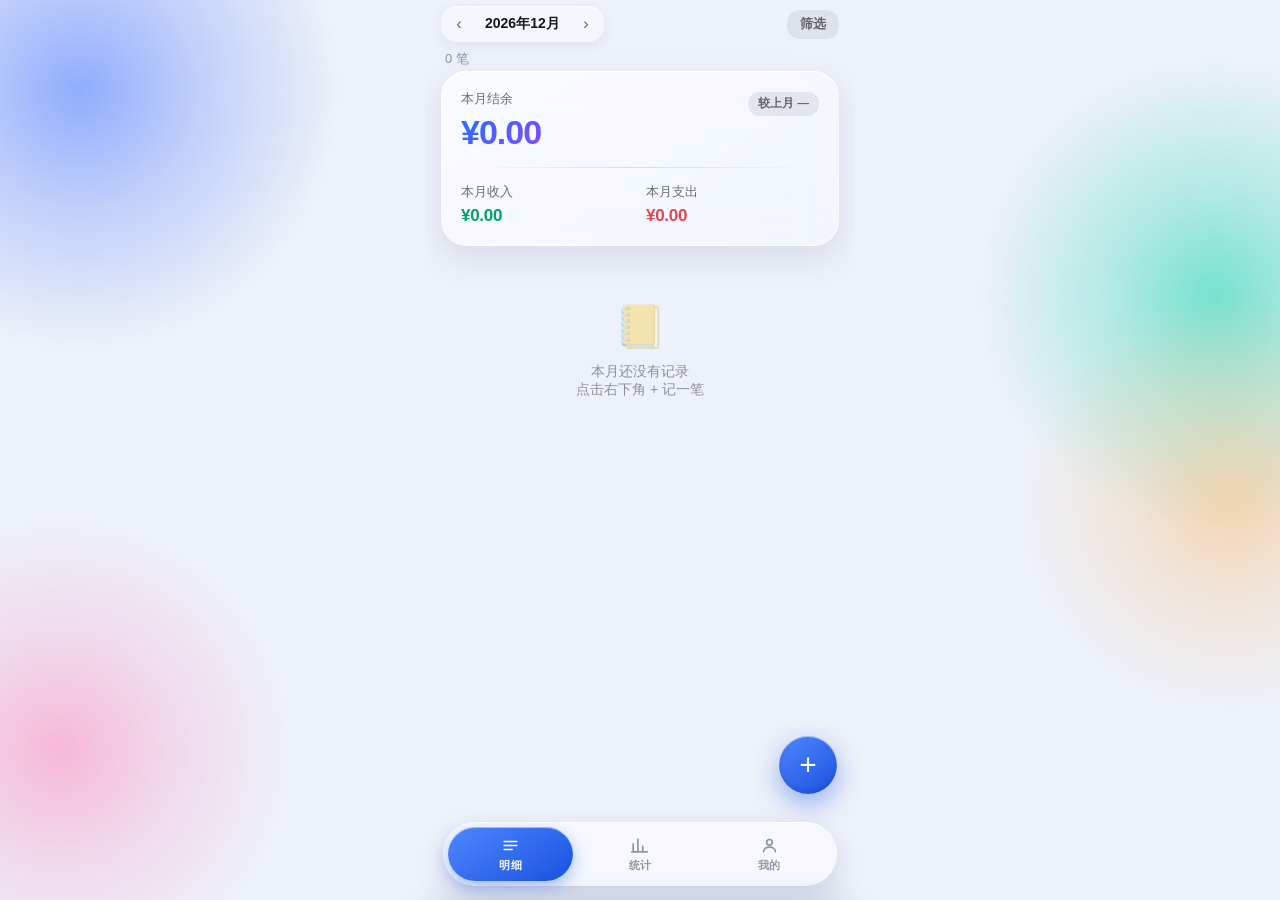
<file: index.html>
<!DOCTYPE html>
<html lang="zh-CN">
<head>
<meta charset="utf-8">
<!-- interactive-widget=resizes-visual：安卓 Chrome 默认是 resizes-content，软键盘一弹出就会把
     布局视口整体压缩 → 整页重排 + 所有 fixed 元素跳位，这正是安卓闪屏的根源。
     改成只缩可视视口、布局视口不动：页面零重排，键盘高度再由 JS 主动补偿。 -->
<meta name="viewport" content="width=device-width,initial-scale=1,maximum-scale=1,user-scalable=no,viewport-fit=cover,interactive-widget=resizes-visual">
<meta name="apple-mobile-web-app-capable" content="yes">
<meta name="apple-mobile-web-app-status-bar-style" content="default">
<meta name="apple-mobile-web-app-title" content="记账本">
<meta name="theme-color" content="#EDF1F9">
<link rel="manifest" href="manifest.json">
<title>本地记账本</title>
<script>
/* 首屏前同步应用已保存的主题，避免深色用户看到一帧白底 */
(function(){
  try{
    var t=localStorage.getItem('local_ledger_theme');
    if(t==='light'||t==='dark'||t==='glass') document.documentElement.setAttribute('data-theme',t);
  }catch(e){}
})();
</script>
<link rel="stylesheet" href="app.css">
</head>
<body>
<div class="bgfx"><i class="b b1"></i><i class="b b2"></i><i class="b b3"></i><i class="b b4"></i></div>

<div class="app">
  <div class="safe-top"></div>

  <!-- ============ 明细 ============ -->
  <section class="page active" id="page-detail">
    <div class="hdr">
      <div class="nav">
        <button id="prevMonth">‹</button>
        <div class="chip"><span id="curMonth"></span></div>
        <button id="nextMonth">›</button>
      </div>
      <button class="fbtn" id="btnFilter">筛选</button>
    </div>
    <div class="subline">
      <span class="sub" id="recCount"></span>
      <button class="ftag" id="fbar" style="display:none"><span id="fbarTxt"></span><i>✕</i></button>
    </div>

    <div class="glass hero">
      <div class="row1">
        <div>
          <div class="lab">本月结余</div>
          <div class="bignum" id="mBalance">¥0.00</div>
        </div>
        <div class="tag flat" id="mTrend">较上月 —</div>
      </div>
      <div class="gap"></div>
      <div class="io">
        <div><div class="lab">本月收入</div><div class="v v-income" id="mIncome">¥0.00</div></div>
        <div><div class="lab">本月支出</div><div class="v v-expense" id="mExpense">¥0.00</div></div>
      </div>
    </div>

    <div id="list"></div>
  </section>

  <!-- ============ 统计 ============ -->
  <section class="page" id="page-stat">
    <div class="hdr"><h1>收支统计</h1><div class="sub" id="statHint"></div></div>

    <div class="gseg" id="statSeg">
      <span class="thumb" id="segThumb"></span>
      <button class="on" data-m="day">日</button>
      <button data-m="month">月</button>
      <button data-m="year">年</button>
    </div>

    <!-- 日 -->
    <div id="sv-day">
      <div style="display:flex;justify-content:center;margin-top:14px;">
        <div class="nav">
          <button id="prevDay">‹</button>
          <div class="chip" style="min-width:112px"><span id="dayLabel"></span></div>
          <button id="nextDay">›</button>
        </div>
      </div>
      <div class="glass card tri" style="margin-top:12px;">
        <div><div class="l">当日收入</div><div class="v v-income" id="dIncome">¥0</div></div>
        <div><div class="l">当日支出</div><div class="v v-expense" id="dExpense">¥0</div></div>
        <div><div class="l">当日结余</div><div class="v neu" id="dBalance">¥0</div></div>
      </div>
      <div class="glass card">
        <div class="ct">与日均对比</div>
        <div class="cmp">
          <div class="t"><span>当日支出</span><span class="r" id="dCmpTxt">—</span></div>
          <div class="cmpbar"><span class="fill" id="dCmpFill" style="width:0%;background:linear-gradient(90deg,#FF9AA0,#E8434F)"></span><span class="avg"></span></div>
          <div class="d" id="dCmpDesc">近 30 天日均 —</div>
        </div>
      </div>
      <div class="glass card">
        <div class="ct">当日支出分类</div>
        <div id="dRank"></div>
      </div>
    </div>

    <!-- 月 -->
    <div id="sv-month" style="display:none">
      <div style="display:flex;justify-content:center;margin-top:14px;">
        <div class="nav">
          <button id="prevStatMonth">‹</button>
          <div class="chip" style="min-width:96px"><span id="statMonth"></span></div>
          <button id="nextStatMonth">›</button>
        </div>
      </div>
      <div class="glass card tri" style="margin-top:12px;">
        <div><div class="l">本月收入</div><div class="v v-income" id="sIncome">¥0</div></div>
        <div><div class="l">本月支出</div><div class="v v-expense" id="sExpense">¥0</div></div>
        <div><div class="l">本月结余</div><div class="v neu" id="sBalance">¥0</div></div>
      </div>
      <div class="glass card">
        <div class="ct">近 6 个月结余趋势</div>
        <canvas id="trend"></canvas>
      </div>
      <div class="glass card">
        <div class="ct">本月支出分类</div>
        <div id="rank"></div>
      </div>
    </div>

    <!-- 年 -->
    <div id="sv-year" style="display:none">
      <div style="display:flex;justify-content:center;margin-top:14px;">
        <div class="nav">
          <button id="prevYear">‹</button>
          <div class="chip" style="min-width:80px"><span id="yearLabel"></span></div>
          <button id="nextYear">›</button>
        </div>
      </div>
      <div class="glass card tri" style="margin-top:12px;">
        <div><div class="l">全年收入</div><div class="v v-income" id="yIncome">¥0</div></div>
        <div><div class="l">全年支出</div><div class="v v-expense" id="yExpense">¥0</div></div>
        <div><div class="l">全年结余</div><div class="v neu" id="yBalance">¥0</div></div>
      </div>
      <div class="glass card">
        <div class="ct">收支月份分布 <span style="font-size:11px;font-weight:500;color:var(--t3)">
          <span style="color:var(--income)">■</span> 收入 <span style="color:var(--expense)">■</span> 支出</span></div>
        <canvas id="ybars"></canvas>
      </div>
      <div class="glass card">
        <div class="ct">年度支出分类 <span class="more" id="yAvg">月均 —</span></div>
        <div id="yRank"></div>
      </div>
      <div class="glass card">
        <div class="ct">月度结余明细</div>
        <div id="yMonths"></div>
      </div>
    </div>
  </section>

  <!-- ============ 我的 ============ -->
  <section class="page" id="page-me">
    <div class="hdr"><h1>我的</h1></div>
    <div class="glass mecard">
      <div class="avatar">记</div>
      <div style="flex:1">
        <div style="font-size:16.5px;font-weight:700;">本地记账本</div>
        <div style="font-size:12.5px;color:var(--t3);margin-top:4px;">数据仅保存在本机 · 无需联网</div>
      </div>
    </div>
    <div class="loc" style="margin-top:14px;">
      <div style="font-size:22px;">🛡️</div>
      <div style="flex:1">
        <div class="l">本地存储 · 离线可用</div>
        <div class="d" id="meStat">已记录 0 笔</div>
      </div>
    </div>
    <div class="setlist">
      <div class="setrow" id="rowTheme"><span class="l">外观主题</span><span class="v" id="themeVal">毛玻璃</span><span class="c">›</span></div>
      <div class="setrow" id="rowCat"><span class="l">类别管理</span><span class="v">支出 12 · 收入 6</span><span class="c">›</span></div>
      <div class="setrow" id="rowExport"><span class="l">导出数据</span><span class="v">CSV 备份到本机</span><span class="c">›</span></div>
      <!-- 用原生 label 关联文件框：不靠 JS 去 click()，
           iOS Safari / 安卓 WebView 对「程序化点击隐藏 input」会直接拒绝，
           原生 label 激活走的是浏览器的真实用户手势，最可靠 -->
      <label class="setrow" id="rowImport" for="fileInput"><span class="l">导入数据</span><span class="v">从 CSV 恢复</span><span class="c">›</span></label>
      <div class="setrow" id="rowDemo"><span class="l">载入示例数据</span><span class="v">想先看看效果时用</span><span class="c">›</span></div>
      <div class="setrow" id="rowClear"><span class="l" style="color:var(--expense)">清空全部数据</span><span class="v dg">不可恢复</span><span class="c">›</span></div>
      <div class="setrow"><span class="l">关于记账本</span><span class="v">v2.1.0</span></div>
    </div>
    <div class="ver">记账本 v2.1.0 · 本地版</div>
  </section>

  <div class="tail-space"></div>
  <button class="fab" id="fab">+</button>

  <nav class="tabbar">
    <div class="pill">
      <button class="tab on" data-tab="detail">
        <span class="ti"><svg viewBox="0 0 24 24" width="19" height="19" fill="none" stroke="currentColor" stroke-width="2.1" stroke-linecap="round"><path d="M4 7h16M4 12h16M4 17h10"/></svg></span>
        <span class="tl">明细</span>
      </button>
      <button class="tab" data-tab="stat">
        <span class="ti"><svg viewBox="0 0 24 24" width="19" height="19" fill="none" stroke="currentColor" stroke-width="2.1" stroke-linecap="round"><path d="M4 20V10M10 20V4M16 20v-7M22 20H2"/></svg></span>
        <span class="tl">统计</span>
      </button>
      <button class="tab" data-tab="me">
        <span class="ti"><svg viewBox="0 0 24 24" width="19" height="19" fill="none" stroke="currentColor" stroke-width="2.1" stroke-linecap="round"><circle cx="12" cy="8" r="3.6"/><path d="M4.5 20c0-3.6 3.4-6 7.5-6s7.5 2.4 7.5 6"/></svg></span>
        <span class="tl">我的</span>
      </button>
    </div>
  </nav>
</div>

<!-- ============ 遮罩 ============ -->
<div class="mask" id="mask"></div>

<!-- ============ 外观主题 ============ -->
<div class="sheet" id="sheet-theme">
  <div class="sh"><button class="x" id="thClose">✕</button><span class="t">外观主题</span><span style="width:26px"></span></div>
  <div class="thpick">
    <button class="thcard" data-th="light">
      <span class="thpv pv-light"><i class="r1"></i><i class="r2"></i><i class="r3"></i></span>
      <span class="thn">浅色</span>
      <span class="thd">纯色卡片 · 清爽省电</span>
    </button>
    <button class="thcard" data-th="dark">
      <span class="thpv pv-dark"><i class="r1"></i><i class="r2"></i><i class="r3"></i></span>
      <span class="thn">深色</span>
      <span class="thd">夜间护眼 · 纯色卡片</span>
    </button>
    <button class="thcard" data-th="glass">
      <span class="thpv pv-glass"><i class="r1"></i><i class="r2"></i><i class="r3"></i></span>
      <span class="thn">毛玻璃</span>
      <span class="thd">静态光斑 · 玻璃材质</span>
    </button>
  </div>
  <div class="thhint">切换后立即生效并记住选择 · 浅色与深色不启用模糊，比毛玻璃更省电</div>
</div>

<!-- ============ 记录详情 ============ -->
<div class="sheet" id="sheet-detail">
  <div class="sh"><span class="t">记录详情</span><span class="a" id="detailEdit">编辑</span></div>
  <div class="dcard" id="dCard">
    <div class="ico" id="dIco">食</div>
    <div class="mid"><div class="n" id="dName">餐饮</div><div class="m" id="dNote">—</div></div>
    <div class="a" id="dAmt">-¥0.00</div>
  </div>
  <div class="wrap">
    <div class="frow"><span class="l">类别</span><span class="v filled" id="dCat">—</span></div>
    <div class="frow"><span class="l">日期</span><span class="v filled" id="dDate">—</span></div>
    <div class="frow"><span class="l">备注</span><span class="v filled" id="dNote2">—</span></div>
  </div>
  <div class="btnrow"><button class="btn danger" id="dDelete">删除</button><button class="btn" id="dSaveEdit">保存修改</button></div>
</div>

<!-- ============ 删除确认 ============ -->
<div class="dlg" id="dlg">
  <div class="t">删除这条记录？</div>
  <div class="d">删除后该笔记录无法恢复，确定要删除吗？</div>
  <div class="br"><button class="c" id="dlgCancel">取消</button><button class="k" id="dlgOk">确认删除</button></div>
</div>

<!-- ============ 每周一备份提醒 ============ -->
<div class="dlg" id="dlgBackup">
  <div class="t">每周备份提醒</div>
  <div class="d">今天是周一，建议导出一份 CSV 备份，<br>避免换机或数据意外丢失时找不回来。</div>
  <div class="br"><button class="c" id="bkLater">知道了</button><button class="g" id="bkNow">立即备份</button></div>
</div>

<div class="toast" id="toast"></div>
<!-- 文件框不能 display:none：iOS 会因此拒绝唤起系统选择器，改用视觉隐藏（仍在布局中）。
     accept 放宽到 csv/txt/各种常见 MIME，安卓的文件选择器对不匹配类型会直接置灰，
     放宽后用户至少能选中文件，内容不对再由页面提示。 -->
<input type="file" id="fileInput" class="vhide"
  accept=".csv,text/csv,text/comma-separated-values,application/vnd.ms-excel,text/plain,.txt">

<script src="store.js"></script>
<script>
(function(){
'use strict';
var sheetTheme=document.getElementById('sheet-theme');
var cur=new Date();
var curType='expense', curCat='food', editingId=null;
var statMode='day';
var dayCur=new Date(); dayCur.setHours(0,0,0,0);
var statYear=cur.getFullYear();

function monthKey(d){ return d.getFullYear()+'-'+pad(d.getMonth()+1); }
function inMonth(r,d){ return r.date.slice(0,7)===monthKey(d); }
function sumOf(rows){ var i=0,e=0; rows.forEach(function(r){ if(r.type==='income') i+=r.amount; else e+=r.amount; }); return {inc:i,exp:e,bal:i-e}; }

/* ---------- 筛选：入口在明细页右上角，条件与 manage.html 共用一份 ---------- */
function syncFilterBar(){
  var btn=document.getElementById('btnFilter');
  var bar=document.getElementById('fbar');
  var on=filterOn();
  btn.className='fbtn'+(on?' on':'');
  if(on){
    bar.style.display='';
    document.getElementById('fbarTxt').textContent=filterLabel();
  }else{
    bar.style.display='none';
  }
}
document.getElementById('btnFilter').addEventListener('click',function(){ location.href='manage.html'; });
document.getElementById('fbar').addEventListener('click',function(){
  clearFilter(); renderAll(); toast('已清除筛选');
});

/* ---------- render: 明细 ---------- */
/* 按日期折叠：整月全量渲染是启动卡顿的根源。现在每个日期只渲染一行文字
   （笔数 · 收 · 支），当天明细在首次展开时才真正进 DOM（懒加载）；
   启动时仅自动展开最近 2 天。筛选逻辑完全不变，折叠只作用于展示层。 */
var expandedDays={};     // 已展开的日期集合
var lastSeedSig=null;    // 上次自动展开时的视图签名（月份+筛选），用于判断何时重新播种
var curGroups={};        // 当前列表按日分组缓存，供懒展开时取当天数据

function recHtmlOf(r){
  var c=catOf(r.type,r.cat);
  var col=r.type==='income'?'var(--income)':'var(--expense)';
  return '<div class="rec" data-id="'+r.id+'">'+
    '<div class="ico" style="background:'+c.weak+';color:'+c.color+'">'+c.c+'</div>'+
    '<div class="mid"><div class="n">'+esc(c.n)+'</div><div class="m">'+esc(r.note||'无备注')+'</div></div>'+
    '<div class="a" style="color:'+col+'">'+money(r.type==='income'?r.amount:-r.amount)+'</div></div>';
}
function bindRecs(scope){
  Array.prototype.forEach.call(scope.querySelectorAll('.rec'),function(el){
    el.addEventListener('click',function(){ openDetail(el.getAttribute('data-id')); });
  });
}
function renderDetail(){
  document.getElementById('curMonth').textContent=cur.getFullYear()+'年'+(cur.getMonth()+1)+'月';
  var msAll=data.filter(function(r){return inMonth(r,cur);});
  var s=sumOf(msAll);
  var ms=msAll.filter(function(r){return matchFilter(r);});   // 汇总仍按整月，列表按筛选
  document.getElementById('mIncome').textContent=money(s.inc);
  document.getElementById('mExpense').textContent=money(s.exp);
  document.getElementById('mBalance').textContent=money(s.bal);

  var pd=new Date(cur.getFullYear(),cur.getMonth()-1,1);
  var ps=sumOf(data.filter(function(r){return inMonth(r,pd);}));
  var el=document.getElementById('mTrend');
  if(ps.bal!==0){
    var rate=Math.round(((s.bal-ps.bal)/Math.abs(ps.bal))*100);
    var up=rate>=0;
    el.textContent='较上月 '+(up?'↑ ':'↓ ')+Math.abs(rate)+'%';
    el.className='tag'+(up?'':' down');
  }else{ el.textContent='较上月 —'; el.className='tag flat'; }
  document.getElementById('recCount').textContent =
    filterOn()? (ms.length+' / '+msAll.length+' 笔') : (msAll.length+' 笔');
  syncFilterBar();

  var groups={};
  ms.forEach(function(r){ (groups[r.date]=groups[r.date]||[]).push(r); });
  var keys=Object.keys(groups).sort().reverse();
  curGroups=groups;
  /* 自动展开最近 2 天的时机：首次渲染、切换月份、筛选条件变化、
     或当前视图里一个展开的日期都没有（如刚载入示例数据）。
     其余重渲染（增删改记录、从记一笔返回）保留用户手动展开的状态。 */
  var sig=monthKey(cur)+'|'+(filterOn()?JSON.stringify(filter):'');
  var anyOpen=keys.some(function(k){ return expandedDays[k]; });
  if(lastSeedSig!==sig || !anyOpen){
    expandedDays={};
    keys.slice(0,2).forEach(function(k){ expandedDays[k]=true; });
    lastSeedSig=sig;
  }

  var box=document.getElementById('list');
  if(!keys.length){
    box.innerHTML = filterOn()
      ? '<div class="empty"><div class="big">🔍</div>本月没有符合筛选条件的记录<br>点右上角「筛选」调整或清除条件</div>'
      : '<div class="empty"><div class="big">📒</div>本月还没有记录<br>点击右下角 + 记一笔</div>';
    return;
  }
  var html='';
  keys.forEach(function(k){
    var arr=groups[k].slice().sort(function(a,b){return (b.ts||0)-(a.ts||0);});
    var g=sumOf(arr);
    var open=!!expandedDays[k];
    html+='<div class="daygroup'+(open?' open':'')+'" data-date="'+k+'">'+
      '<div class="dayhdr"><span class="d">'+esc(dayLabel(k))+'</span>'+
      '<span class="s">'+arr.length+' 笔 · 收 '+money(g.inc)+' · 支 '+money(g.exp)+'</span>'+
      '<i class="darrow">›</i></div>'+
      '<div class="daycard">'+(open?arr.map(recHtmlOf).join(''):'')+'</div></div>';
  });
  box.innerHTML=html;
  bindRecs(box);
  /* 日期行点击：展开/收起。收起的天数不占 DOM；展开时若当天明细还没渲染过，当场补上 */
  Array.prototype.forEach.call(box.querySelectorAll('.daygroup'),function(gEl){
    gEl.querySelector('.dayhdr').addEventListener('click',function(){
      var k=gEl.getAttribute('data-date');
      if(expandedDays[k]){ delete expandedDays[k]; gEl.classList.remove('open'); return; }
      expandedDays[k]=true; gEl.classList.add('open');
      var card=gEl.querySelector('.daycard');
      if(card && !card.children.length){
        var day=(curGroups[k]||[]).slice().sort(function(a,b){return (b.ts||0)-(a.ts||0);});
        card.innerHTML=day.map(recHtmlOf).join('');
        bindRecs(card);
      }
    });
  });
}

/* ---------- 统计：通用分类排行 ---------- */
function renderRank(boxId, rows){
  var byCat={};
  rows.forEach(function(r){ if(r.type!=='income'){ byCat[r.cat]=(byCat[r.cat]||0)+r.amount; } });
  var list=Object.keys(byCat).map(function(k){return {id:k,v:byCat[k]};}).sort(function(a,b){return b.v-a.v;});
  var total=list.reduce(function(s,x){return s+x.v;},0);
  var box=document.getElementById(boxId);
  if(!list.length){ box.innerHTML='<div class="empty-sm">暂无支出记录</div>'; return; }
  box.innerHTML=list.slice(0,6).map(function(x){
    var c=catOf('expense',x.id);
    var pct=total?Math.round(x.v/total*100):0;
    var wpct=Math.max(4,Math.round(x.v/list[0].v*100));
    return '<div class="rankrow"><span class="dot" style="background:'+c.color+'"></span>'+
      '<span class="n">'+esc(c.n)+'</span>'+
      '<span class="track"><span class="bar" style="width:'+wpct+'%;background:linear-gradient(90deg,'+c.color+'77,'+c.color+')"></span></span>'+
      '<span class="p">'+pct+'%</span><span class="a">'+moneyShort(x.v)+'</span></div>';
  }).join('');
}

/* ---------- 统计：日 ---------- */
function renderStatDay(){
  var k=isoOf(dayCur);
  document.getElementById('dayLabel').textContent=(k===todayISO()?'今天 · ':'')+k.slice(5)+' '+WEEK[dayCur.getDay()];
  var rows=data.filter(function(r){return r.date===k;});
  var s=sumOf(rows);
  document.getElementById('dIncome').textContent=moneyShort(s.inc);
  document.getElementById('dExpense').textContent=moneyShort(s.exp);
  document.getElementById('dBalance').textContent=moneyShort(s.bal);

  // 近 30 天日均支出
  var start=new Date(dayCur); start.setDate(start.getDate()-29);
  var sk=isoOf(start), ek=k;
  var win=data.filter(function(r){return r.date>=sk && r.date<=ek;});
  var we=0; win.forEach(function(r){ if(r.type!=='income') we+=r.amount; });
  var avg=we/30;
  var fillEl=document.getElementById('dCmpFill');
  var txtEl=document.getElementById('dCmpTxt');
  var descEl=document.getElementById('dCmpDesc');
  if(avg>0){
    var ratio=s.exp/avg;                       // 1 = 日均水平
    var pct=Math.max(2,Math.min(100, ratio/2*100));
    fillEl.style.width=pct+'%';
    var diff=Math.round((ratio-1)*100);
    txtEl.textContent = diff===0?'与日均持平':(diff>0?'高于日均 '+diff+'%':'低于日均 '+Math.abs(diff)+'%');
    txtEl.style.color = diff>0?'var(--expense)':(diff<0?'var(--income)':'var(--t2)');
    descEl.textContent='近 30 天日均支出 '+moneyShort(avg)+'（竖线为日均水平）';
  }else{
    fillEl.style.width='0%';
    txtEl.textContent='暂无对比数据'; txtEl.style.color='var(--t2)';
    descEl.textContent='近 30 天暂无支出记录';
  }
  renderRank('dRank', rows);
}

/* ---------- 统计：月 ---------- */
function renderStatMonth(){
  document.getElementById('statMonth').textContent=cur.getFullYear()+'年'+(cur.getMonth()+1)+'月';
  var ms=data.filter(function(r){return inMonth(r,cur);});
  var s=sumOf(ms);
  document.getElementById('sIncome').textContent=moneyShort(s.inc);
  document.getElementById('sExpense').textContent=moneyShort(s.exp);
  document.getElementById('sBalance').textContent=moneyShort(s.bal);
  renderRank('rank', ms);
  drawTrend();
}

/* ---------- 统计：年 ---------- */
function renderStatYear(){
  var y=statYear;
  document.getElementById('yearLabel').textContent=y+' 年';
  var rows=data.filter(function(r){return r.date.slice(0,4)===String(y);});
  var s=sumOf(rows);
  document.getElementById('yIncome').textContent=moneyShort(s.inc);
  document.getElementById('yExpense').textContent=moneyShort(s.exp);
  document.getElementById('yBalance').textContent=moneyShort(s.bal);

  var mi=[],me=[],mb=[];
  for(var m=0;m<12;m++){
    var mk=y+'-'+pad(m+1);
    var rr=data.filter(function(r){return r.date.slice(0,7)===mk;});
    var t=sumOf(rr);
    mi.push(t.inc); me.push(t.exp); mb.push(t.bal);
  }
  drawBars(mi,me);
  renderRank('yRank', rows);
  var cntMonths=0; mb.forEach(function(v,i){ if(mi[i]||me[i]) cntMonths++; });
  document.getElementById('yAvg').textContent = cntMonths? ('月均支出 '+moneyShort(s.exp/cntMonths)) : '月均 —';

  var box=document.getElementById('yMonths');
  var html='';
  for(var i=0;i<12;i++){
    if(!mi[i] && !me[i]) continue;
    var neg=mb[i]<0;
    html+='<div class="rankrow"><span class="n" style="width:44px;flex:0 0 44px;color:var(--t2)">'+(i+1)+'月</span>'+
      '<span class="track"><span class="bar" style="width:'+Math.max(4,Math.round(Math.abs(mb[i])/(Math.max.apply(null,mb.map(Math.abs))||1)*100))+'%;background:'+(neg?'linear-gradient(90deg,#FF9AA0,#E8434F)':'linear-gradient(90deg,#5FD8A8,#00A06B)')+';height:6px;border-radius:3px"></span></span>'+
      '<span class="a" style="color:'+(neg?'var(--expense)':'var(--income)')+'">'+moneyShort(mb[i])+'</span></div>';
  }
  box.innerHTML=html||'<div class="empty-sm">'+y+' 年暂无记录</div>';
}

/* ---------- 统计总入口 ---------- */
function renderStat(){
  document.getElementById('sv-day').style.display   = statMode==='day'?'':'none';
  document.getElementById('sv-month').style.display = statMode==='month'?'':'none';
  document.getElementById('sv-year').style.display  = statMode==='year'?'':'none';
  var idx = statMode==='day'?0:statMode==='month'?1:2;
  document.getElementById('segThumb').style.transform='translateX('+(idx*100)+'%)';
  Array.prototype.forEach.call(document.querySelectorAll('#statSeg button'),function(b){
    b.classList.toggle('on', b.getAttribute('data-m')===statMode);
  });
  var hint = statMode==='day'?'按天查看收支':statMode==='month'?'按月查看收支':'按年查看收支';
  document.getElementById('statHint').textContent=hint;
  if(statMode==='day') renderStatDay();
  else if(statMode==='month') renderStatMonth();
  else renderStatYear();
}
Array.prototype.forEach.call(document.querySelectorAll('#statSeg button'),function(b){
  b.addEventListener('click',function(){ statMode=b.getAttribute('data-m'); renderStat(); });
});

/* ---------- 图表 ---------- */
/* canvas 不解析 CSS 变量（fillStyle='var(--x)' 是无效值），必须读计算后的实际颜色。
   切换主题后要清缓存，否则图表会用旧主题的色值重绘。 */
var _cssv={};
function cssv(name){
  var v=_cssv[name];
  if(v===undefined){ v=getComputedStyle(document.documentElement).getPropertyValue(name).trim(); _cssv[name]=v; }
  return v||'#888';
}
function cssvFlush(){ _cssv={}; }
function canvasCtx(id,h){
  var cv=document.getElementById(id);
  if(!cv) return null;
  var w=cv.clientWidth; if(!w) return null;
  var dpr=window.devicePixelRatio||1;
  cv.width=w*dpr; cv.height=h*dpr; cv.style.height=h+'px';
  var ctx=cv.getContext('2d'); ctx.setTransform(dpr,0,0,dpr,0,0);
  ctx.clearRect(0,0,w,h);
  return {cv:cv,ctx:ctx,w:w,h:h};
}
function rrect(ctx,x,y,w,h,r){
  if(h<=0) return;
  r=Math.min(r,w/2,h/2);
  ctx.beginPath();
  ctx.moveTo(x+r,y); ctx.lineTo(x+w-r,y); ctx.quadraticCurveTo(x+w,y,x+w,y+r);
  ctx.lineTo(x+w,y+h-r); ctx.quadraticCurveTo(x+w,y+h,x+w-r,y+h);
  ctx.lineTo(x+r,y+h); ctx.quadraticCurveTo(x,y+h,x,y+h-r);
  ctx.lineTo(x,y+r); ctx.quadraticCurveTo(x,y,x+r,y); ctx.closePath();
}
function drawTrend(){
  var c=canvasCtx('trend',110); if(!c) return;
  var ctx=c.ctx,w=c.w,h=c.h;
  var pts=[],labels=[];
  for(var i=5;i>=0;i--){
    var d=new Date(cur.getFullYear(),cur.getMonth()-i,1);
    var k=monthKey(d);
    var v=0; data.forEach(function(r){ if(r.date.slice(0,7)===k){ v+= (r.type==='income'?r.amount:-r.amount); } });
    pts.push(v); labels.push((d.getMonth()+1)+'月');
  }
  var max=Math.max.apply(null,pts.map(Math.abs)), min=Math.min.apply(null,pts.concat([0]));
  var range=(max-min)||1, padB=16, padT=10, plotH=h-padB-padT;
  var stepX=pts.length>1? w/(pts.length-1) : 0;
  function px(i){ return pts.length>1? i*stepX : w/2; }
  function py(v){ return padT+plotH-((v-min)/range)*plotH; }

  // 面积
  ctx.beginPath(); ctx.moveTo(px(0),py(pts[0]));
  for(var i=1;i<pts.length;i++){ ctx.lineTo(px(i),py(pts[i])); }
  var lastX=px(pts.length-1);
  ctx.lineTo(lastX,h-padB); ctx.lineTo(px(0),h-padB); ctx.closePath();
  var g=ctx.createLinearGradient(0,padT,0,h-padB);
  g.addColorStop(0,cssv('--cfill')); g.addColorStop(1,'rgba(0,0,0,0)');
  ctx.fillStyle=g; ctx.fill();
  // 线
  ctx.beginPath(); ctx.moveTo(px(0),py(pts[0]));
  for(var j=1;j<pts.length;j++){ ctx.lineTo(px(j),py(pts[j])); }
  var lg=ctx.createLinearGradient(0,0,w,0);
  lg.addColorStop(0,cssv('--cn2')); lg.addColorStop(1,cssv('--cn'));
  ctx.strokeStyle=lg; ctx.lineWidth=2.6; ctx.lineJoin='round'; ctx.lineCap='round'; ctx.stroke();
  // 点
  for(var p=0;p<pts.length;p++){
    ctx.beginPath(); ctx.arc(px(p),py(pts[p]), p===pts.length-1?4.5:3, 0, Math.PI*2);
    ctx.fillStyle=cssv('--dot'); ctx.fill();
    ctx.lineWidth=2; ctx.strokeStyle=cssv('--cn'); ctx.stroke();
  }
  ctx.fillStyle=cssv('--l45'); ctx.font='10px -apple-system,sans-serif'; ctx.textAlign='center';
  labels.forEach(function(l,i){ ctx.fillText(l,px(i),h-3); });
}
function drawBars(mi,me){
  var c=canvasCtx('ybars',140); if(!c) return;
  var ctx=c.ctx,w=c.w,h=c.h;
  var padB=18,padT=8,plotH=h-padB-padT;
  var max=Math.max(1,Math.max.apply(null,mi.concat(me)));
  var n=12, step=w/n, bw=Math.max(4,Math.min(9,(step-8)/2));
  for(var i=0;i<n;i++){
    var cx=i*step+step/2;
    var hi=mi[i]/max*plotH, he=me[i]/max*plotH;
    if(hi>0){
      var g1=ctx.createLinearGradient(0,h-padB-hi,0,h-padB);
      g1.addColorStop(0,cssv('--bi1')); g1.addColorStop(1,cssv('--bi2'));
      rrect(ctx,cx-bw-1.5,h-padB-hi,bw,hi,3); ctx.fillStyle=g1; ctx.fill();
    }
    if(he>0){
      var g2=ctx.createLinearGradient(0,h-padB-he,0,h-padB);
      g2.addColorStop(0,cssv('--be1')); g2.addColorStop(1,cssv('--be2'));
      rrect(ctx,cx+1.5,h-padB-he,bw,he,3); ctx.fillStyle=g2; ctx.fill();
    }
    ctx.fillStyle=cssv('--l42'); ctx.font='9px -apple-system,sans-serif'; ctx.textAlign='center';
    ctx.fillText(String(i+1),cx,h-4);
  }
  ctx.strokeStyle=cssv('--l8'); ctx.lineWidth=1;
  ctx.beginPath(); ctx.moveTo(0,h-padB+.5); ctx.lineTo(w,h-padB+.5); ctx.stroke();
}

/* ---------- render: 我的 ---------- */
function renderMe(){
  document.getElementById('meStat').textContent='已记录 '+data.length+' 笔 · 全部保存在本机';
  var v=document.querySelector('#rowCat .v');
  if(v) v.textContent='支出 '+catArr('expense').length+' · 收入 '+catArr('income').length;
}

/* ---------- tabs ---------- */
function showTab(name){
  Array.prototype.forEach.call(document.querySelectorAll('.page'),function(p){ p.classList.remove('active'); });
  document.getElementById('page-'+name).classList.add('active');
  Array.prototype.forEach.call(document.querySelectorAll('.tab'),function(t){
    t.classList.toggle('on', t.getAttribute('data-tab')===name);
  });
  document.getElementById('fab').style.display = name==='detail'?'flex':'none';
  if(name==='stat') renderStat();
  if(name==='me') renderMe();
}
Array.prototype.forEach.call(document.querySelectorAll('.tab'),function(t){
  t.addEventListener('click',function(){ showTab(t.getAttribute('data-tab')); });
});

/* ---------- 记一笔 ---------- */
var sheetCat=document.getElementById('sheet-cat');
/* ---------- 滚动锁定 & 软键盘自适应 ---------- */
var rootEl=document.documentElement;
var vv=window.visualViewport||null;
var appEl=document.querySelector('.app');
var appH=window.innerHeight||rootEl.clientHeight||844;
var kbH=0, kbOpen=false, focusKB=false, savedScroll=0;
var vpPending=false;
/* lastKbH：上次实测到的键盘高度。软键盘动画的第一帧拿不到真实高度，
   用它预估上移量，才能和键盘同时起步；等键盘落定再用真值校正一次。 */
var curShift=0, lastKbH=0, followT=null;

function lockScroll(){
  if(document.body.classList.contains('locked')) return;
  savedScroll = appEl? appEl.scrollTop : 0;
  document.body.classList.add('locked');   // 只冻结 .app 的滚动，body 不再脱离文档流
}
/* 关闭面板时主动收掉软键盘：否则输入框仍持有焦点，iOS 键盘可能不落、键盘降载态也永不复位 */
function blurActiveInput(){
  var a=document.activeElement;
  if(a && (a.tagName==='INPUT'||a.tagName==='TEXTAREA')){ try{ a.blur(); }catch(e){} }
  if(kbBlurT){ clearTimeout(kbBlurT); kbBlurT=null; }
  focusKB=false;
}
function unlockScroll(){
  if(!document.body.classList.contains('locked')) return;
  document.body.classList.remove('locked');
  if(appEl) appEl.scrollTop = savedScroll;
}
function applyViewportVar(){
  rootEl.style.setProperty('--apph',appH+'px');
  rootEl.style.setProperty('--kbh',kbH+'px');
}
function refreshKb(){
  // 用即时读到的 kbRaw（而非延迟提交的 kbH）判断，非聚焦触发的键盘也能进入降载态
  var next = (kbRaw>0) || focusKB;
  if(next!==kbOpen){ kbOpen=next; document.body.classList.toggle('kb',next); }
}

/* ============ 键盘上移：只写 3 次 transform（预估 / 校正 / 归零）============
   旧做法让 --shift 每帧更新，同时 .sheet 上挂着 .3s 的 transform transition：
   每来一个新值就重启一次补间，弹层永远慢键盘半拍（滞后感），而且 --shift 是
   html 上的自定义属性，每帧改一次 = 每帧一次整树样式重算。这就是"向上挤压时卡顿"。
   新做法只在三个时刻各写一次 inline transform，中间交给那一次 transition 走完，
   与系统键盘动画并行，视觉上同步。 */
var SHEET_IDS=['sheet-detail','sheet-theme'];
function activeSheet(){
  // 倒序取：面板可能叠开（记一笔 → 全部类别 → 编辑类别），要的是最上面那个
  for(var i=SHEET_IDS.length-1;i>=0;i--){
    var el=document.getElementById(SHEET_IDS[i]);
    if(el && el.classList.contains('show')) return el;
  }
  return null;
}
/* 上移策略：区分"系统键盘"与"自建键盘"，两者处理方式完全相反。
   - 自建数字键盘是弹层自身的一部分，本来就贴在弹层最底部 —— 弹层不动它才在正确位置，
     一动反而把它顶出屏幕。所以：没有真实输入框聚焦时，一律不位移。
   - 系统键盘是浏览器绘制在页面之上的，弹层必须让位。让位量取整个键盘高度 kb，
     让弹层底部正好落在键盘上沿、中间不留缝隙。
     旧做法是按"输入框下沿是否被盖住"算最小位移：备注框没被盖住时算出来是 0，
     弹层纹丝不动，底下那截就被系统键盘吞掉，并露出半透明遮罩下的底层页面
     —— 这正是"露底"的来源。 */
function targetShift(kb){
  var el=activeSheet();
  if(!el || !(kb>0)) return 0;
  var a=document.activeElement;
  var sysKb = a && (a.tagName==='INPUT'||a.tagName==='TEXTAREA') && el.contains(a);
  if(!sysKb) return 0;
  return Math.round(kb);
}
function applyShift(px){
  px=px||0;
  var el=activeSheet();
  if(px===curShift) return;
  var was=curShift;
  curShift=px;
  var el=activeSheet();
  if(!el) return;
  // 起落两端都算位移（0 → N 和 N → 0），都要摘掉毛玻璃采样
  if(was!==0 || px!==0) el.classList.add('follow');
  el.style.transform = px>0 ? 'translateY('+(-px)+'px)' : '';
  scheduleClearFollow();
}
/* 位移走完再恢复毛玻璃。静止元素的 backdrop-filter 背后画面不变、不会逐帧重采样，
   所以打字期间完全可以保留玻璃质感。 */
function scheduleClearFollow(){
  if(followT) clearTimeout(followT);
  followT=setTimeout(function(){
    followT=null;
    Array.prototype.forEach.call(document.querySelectorAll('.sheet.follow'),function(n){
      n.classList.remove('follow');
    });
  },320);
}
/* 首次弹键盘时还没有实测高度，按屏幕高度的 36% 估一个（主流手机键盘占比都在 33%~40%） */
function estimateKb(){ return lastKbH>0 ? lastKbH : Math.round(appH*0.36); }

/* 死区 6px：软键盘动画期间 visualViewport 会连续变化几十次，
   逐帧改 CSS 变量 = 逐帧全量重排，是卡顿的主因。小于 6px 的抖动直接丢弃。 */
/* --kbh 会改变 sheet 的 max-height，属于真实重排。软键盘动画期间读数连续变化几十次，
   逐次提交 = 逐次重排一个带 backdrop-filter 的大面板 = 安卓闪屏。
   对策：等键盘落定（150ms 无变化）后一次性提交，并量化到 48px 抑制读数抖动。 */
var kbRaw=0, kbSettleT=null;
function scheduleKbCommit(){
  if(kbSettleT) clearTimeout(kbSettleT);
  kbSettleT=setTimeout(function(){
    kbSettleT=null;
    if(kbRaw>=60){
      var q=Math.round(kbRaw/48)*48;
      if(q!==kbH){ kbH=q; applyViewportVar(); }
      lastKbH=kbRaw;                 // 记住真实高度，下次 focusin 就能一步到位
    }else if(kbH!==0){ kbH=0; applyViewportVar(); }
    applyShift(targetShift(kbRaw));  // 用真实高度校正一次预估值
    refreshKb();
  },150);
}

/* 计算仍然每帧做（纯读数，很便宜），但只在"落定"这个时机才真正改样式 */
function computeViewport(){
  vpPending=false;
  var vh = vv? vv.height : (window.innerHeight||appH);
  var layoutH = window.innerHeight||vh;
  var kb = appH - vh;        // 被软键盘吃掉的高度
  if(kb<60) kb=0;
  if(kb!==kbRaw){ kbRaw=kb; scheduleKbCommit(); }
  // 键盘完全收起后布局高度才允许跟随，否则安卓会在键盘动画中途压缩界面。
  // 同样要防抖：安卓地址栏收起/展开也会触发 resize，逐次跟随 = 滚动中反复整页重排。
  if(kbRaw===0 && layoutH!==appH && Math.abs(layoutH-appH)>4) scheduleAppCommit(layoutH);
  refreshKb();
}
var appSettleT=null;
function scheduleAppCommit(h){
  if(appSettleT) clearTimeout(appSettleT);
  appSettleT=setTimeout(function(){
    appSettleT=null;
    if(kbRaw!==0) return;
    var now=window.innerHeight||h;
    if(now!==appH){ appH=now; applyViewportVar(); }
  },220);
}
function syncViewport(){
  if(vpPending) return;
  vpPending=true;
  (window.requestAnimationFrame||function(f){setTimeout(f,16);})(computeViewport);
}
if(vv){ vv.addEventListener('resize',syncViewport); vv.addEventListener('scroll',syncViewport); }
window.addEventListener('resize',syncViewport);
window.addEventListener('orientationchange',function(){
  setTimeout(function(){
    kbH=0; appH=window.innerHeight||appH;
    applyViewportVar(); refreshKb(); resetShift();
  },300);
});
applyViewportVar();

/* 页面滚动（.app 内）时暂停背景动画，省掉每帧重采样 */
var scrollPauseT=null;
var bgPauseTarget = appEl || window;
bgPauseTarget.addEventListener('scroll',function(){
  document.body.classList.add('scrolling');
  if(scrollPauseT) clearTimeout(scrollPauseT);
  scrollPauseT=setTimeout(function(){ document.body.classList.remove('scrolling'); },220);
},{passive:true});

/* 聚焦即预置降载：比等 resize 检测早整整一个键盘动画，避免动画中途切状态造成闪烁。
   注意这里不再调用 scrollIntoView —— 页面本身不可滚动，它只会把界面顶上去并触发平滑滚动动画。 */
var kbBlurT=null;
document.addEventListener('focusin',function(e){
  var el=e.target;
  if(!el || (el.tagName!=='INPUT' && el.tagName!=='TEXTAREA')) return;
  if(kbBlurT){ clearTimeout(kbBlurT); kbBlurT=null; }
  focusKB=true; refreshKb();
  // 键盘动画的第 0 帧就按预估高度起步，弹层与系统键盘同时上升（而不是等落定后才追上去）
  applyShift(targetShift(estimateKb()));
  setTimeout(ensureInputVisible,260);
});
document.addEventListener('focusout',function(e){
  var el=e.target;
  if(!el || (el.tagName!=='INPUT' && el.tagName!=='TEXTAREA')) return;
  if(kbBlurT) clearTimeout(kbBlurT);
  kbBlurT=setTimeout(function(){
    kbBlurT=null;
    var a=document.activeElement;
    if(a && (a.tagName==='INPUT'||a.tagName==='TEXTAREA')) return;
    focusKB=false; refreshKb();
    applyShift(0);
  },280);
});

var sheetDetail=document.getElementById('sheet-detail');
var mask=document.getElementById('mask');

function showMask(){ lockScroll(); mask.classList.add('show'); }
/* 面板收起时必须清掉 inline transform：它是写死在元素上的，
   不清理的话下次打开会带着上一次的键盘位移出现。 */
function resetShift(){
  curShift=0;
  if(followT){ clearTimeout(followT); followT=null; }
  Array.prototype.forEach.call(document.querySelectorAll('.sheet'),function(n){
    n.style.transform=''; n.classList.remove('follow');
  });
}
function hideMask(){
  if(document.getElementById('dlg').classList.contains('show')) return;
  if(dlgBackup && dlgBackup.classList.contains('show')) return;
  // 全屏页自己不透明、不需要遮罩，所以判断"是否还有弹层打开"时要把它排除掉，
  // 否则关掉「全部类别」后遮罩会因为记一笔还开着而不消失，把全屏页压暗卡死。
  var open = ['sheet-detail','sheet-theme'].some(function(id){
    var el=document.getElementById(id); return el && el.classList.contains('show');
  });
  if(open) return;
  mask.classList.remove('show');
  blurActiveInput();
  unlockScroll();
  refreshKb(); resetShift();
}

/* ---------- 外观主题 ---------- */
function openTheme(){ applyTheme(curTheme,false); sheetTheme.classList.add('show'); showMask(); }
function closeTheme(){ sheetTheme.classList.remove('show'); hideMask(); }
document.getElementById('rowTheme').addEventListener('click',openTheme);
document.getElementById('thClose').addEventListener('click',closeTheme);
Array.prototype.forEach.call(document.querySelectorAll('.thcard'),function(b){
  b.addEventListener('click',function(){
    var t=b.getAttribute('data-th');
    applyTheme(t);
    cssvFlush();        // 图表色值是缓存的，必须失效后用新主题重绘
    renderStat();
    toast('已切换到'+THEMES[t].n);
  });
});
mask.addEventListener('click',function(){
  if(document.getElementById('dlg').classList.contains('show')) return;
  if(dlgBackup && dlgBackup.classList.contains('show')){ closeBackupDlg(); return; }
  if(sheetTheme.classList.contains('show')){ closeTheme(); return; }
  closeDetail();
});


document.getElementById('fab').addEventListener('click',function(){ location.href='add.html'; });

/* ---------- 记录详情 ---------- */
var detailId=null;
function openDetail(id){
  var r=null; for(var i=0;i<data.length;i++){ if(data[i].id===id) r=data[i]; }
  if(!r) return;
  detailId=id;
  var c=catOf(r.type,r.cat);
  var card=document.getElementById('dCard');
  card.style.background='linear-gradient(145deg,'+c.weak+',var(--w50))';
  document.getElementById('dIco').textContent=c.c;
  document.getElementById('dIco').style.color=c.color;
  document.getElementById('dName').textContent=c.n;
  document.getElementById('dNote').textContent=r.note||'无备注';
  document.getElementById('dAmt').textContent=money(r.type==='income'?r.amount:-r.amount);
  document.getElementById('dAmt').style.color=r.type==='income'?'var(--income)':'var(--expense)';
  document.getElementById('dCat').textContent=c.n+' · '+(r.type==='income'?'收入':'支出');
  document.getElementById('dDate').textContent=r.date;
  document.getElementById('dNote2').textContent=r.note||'—';
  sheetDetail.classList.add('show'); showMask();
}
function closeDetail(){ sheetDetail.classList.remove('show'); hideMask(); }
document.getElementById('detailEdit').addEventListener('click',function(){
  var r=null; for(var i=0;i<data.length;i++){ if(data[i].id===detailId) r=data[i]; }
  closeDetail(); if(r) location.href='add.html?id='+encodeURIComponent(r.id);
});
document.getElementById('dSaveEdit').addEventListener('click',function(){ document.getElementById('detailEdit').click(); });
document.getElementById('dDelete').addEventListener('click',function(){
  document.getElementById('dlg').classList.add('show');
});
document.getElementById('dlgCancel').addEventListener('click',function(){
  document.getElementById('dlg').classList.remove('show');
});
document.getElementById('dlgOk').addEventListener('click',function(){
  data=data.filter(function(r){return r.id!==detailId;});
  save(); document.getElementById('dlg').classList.remove('show'); closeDetail();
  renderAll(); toast('已删除');
});

/* ---------- 我的：导出 / 导入 / 清空 ---------- */
function exportCSV(){
  if(!data.length){ toast('暂无数据'); return; }
  var head='日期,类型,类别,金额,备注\n';
  var body=data.slice().sort(function(a,b){return a.date<b.date?-1:1;}).map(function(r){
    var c=catOf(r.type,r.cat);
    return [r.date, r.type==='income'?'收入':'支出', c.n, (r.type==='income'?r.amount:-r.amount), '"'+String(r.note||'').replace(/"/g,'""')+'"'].join(',');
  }).join('\n');
  var blob=new Blob(['\ufeff'+head+body],{type:'text/csv;charset=utf-8'});
  var a=document.createElement('a');
  a.href=URL.createObjectURL(blob);
  a.download='记账本备份-'+todayISO()+'.csv';
  document.body.appendChild(a); a.click();
  setTimeout(function(){ URL.revokeObjectURL(a.href); a.remove(); },500);
  markBackedUp();                        // 周一导出过就不再弹提醒
  toast('已导出 CSV');
}
document.getElementById('rowExport').addEventListener('click',exportCSV);

/* ---------- 每周一备份提醒 ----------
   本应用是纯本地离线应用，无法在未打开时推送通知，
   所以采用「周一打开应用时弹一次」的策略：当天提醒过或已导出过就不再打扰。 */
var dlgBackup=document.getElementById('dlgBackup');
var BKKEY='local_ledger_backup_last';
function markBackedUp(){ try{ localStorage.setItem(BKKEY,todayISO()); }catch(e){} }
function closeBackupDlg(){ dlgBackup.classList.remove('show'); hideMask(); }
document.getElementById('bkLater').addEventListener('click',closeBackupDlg);
document.getElementById('bkNow').addEventListener('click',function(){ closeBackupDlg(); exportCSV(); });
function checkBackupReminder(){
  try{
    var now=new Date();
    if(now.getDay()!==1) return;                          // 只在周一提醒
    if(!data.length) return;                              // 没有数据就不打扰
    if(localStorage.getItem(BKKEY)===todayISO()) return;  // 当天已提醒/已备份
    markBackedUp();                                       // 当天只提醒一次
    setTimeout(function(){ dlgBackup.classList.add('show'); showMask(); },900);
  }catch(e){}
}
/* 导入入口是 <label for="fileInput">，点击由浏览器原生唤起选择器 —— 这里不再写 JS click()，
   否则一次点击会连着触发两次（label 合成一次 + JS 一次），部分机型会弹两遍选择框。 */
document.getElementById('fileInput').addEventListener('change',function(e){
  var input=e.target;
  var f=input.files&&input.files[0];
  if(!f){ input.value=''; return; }
  var fr=new FileReader();
  fr.onload=function(){
    try{
      var lines=String(fr.result).replace(/^\ufeff/,'').split(/\r?\n/).slice(1);
      var added=0;
      lines.forEach(function(line){
        if(!line.trim()) return;
        var p=line.match(/^([^,]+),([^,]+),([^,]+),([^,]+),(.*)$/);
        if(!p) return;
        var date=p[1].trim(), type=p[2].trim()==='收入'?'income':'expense';
        var catName=p[3].trim(), amount=parseFloat(p[4]);
        var note=p[5].replace(/^"|"$/g,'').replace(/""/g,'"');
        if(!date||!isFinite(amount)) return;
        var arr=catArr(type), cid=null;
        arr.forEach(function(c){ if(c.n===catName) cid=c.id; });
        if(!cid) cid=arr[arr.length-1].id;
        data.push({id:uid(),type:type,amount:Math.abs(amount),cat:cid,note:note,date:date,ts:Date.now()});
        added++;
      });
      if(!added){
        toast('没读到有效记录：请选择记账本导出的 CSV');
        return;
      }
      save(); renderAll(); toast('已导入 '+added+' 笔');
    }catch(err){ toast('导入失败：文件格式不正确'); }
    finally{ input.value=''; }   // 读完再清空：读取过程中清空在 iOS 上可能中断读取
  };
  fr.onerror=function(){ toast('文件读取失败，请重试'); input.value=''; };
  fr.readAsText(f,'utf-8');
});
document.getElementById('rowDemo').addEventListener('click',function(){
  var n=loadDemo();
  renderAll(); toast('已载入 '+n+' 笔示例数据');
});
document.getElementById('rowClear').addEventListener('click',function(){
  if(confirm('确定清空全部记录？该操作不可恢复。')){
    data=[]; save(); renderAll(); toast('已清空');
  }
});
/* ---------- 类别管理：独立页面 cat.html ----------
   原来在弹层里做，而弹层 + 软键盘正是之前那一串 BUG 的来源，改为跳转独立页面。 */
document.getElementById('rowCat').addEventListener('click',function(){ location.href='cat.html'; });

/* ---------- 时间导航 ---------- */
document.getElementById('prevMonth').addEventListener('click',function(){ cur.setMonth(cur.getMonth()-1); renderAll(); });
document.getElementById('nextMonth').addEventListener('click',function(){ cur.setMonth(cur.getMonth()+1); renderAll(); });
document.getElementById('prevStatMonth').addEventListener('click',function(){ cur.setMonth(cur.getMonth()-1); renderAll(); });
document.getElementById('nextStatMonth').addEventListener('click',function(){ cur.setMonth(cur.getMonth()+1); renderAll(); });
document.getElementById('prevDay').addEventListener('click',function(){ dayCur.setDate(dayCur.getDate()-1); renderStat(); });
document.getElementById('nextDay').addEventListener('click',function(){ dayCur.setDate(dayCur.getDate()+1); renderStat(); });
document.getElementById('prevYear').addEventListener('click',function(){ statYear--; renderStat(); });
document.getElementById('nextYear').addEventListener('click',function(){ statYear++; renderStat(); });

function renderAll(){ renderDetail(); renderStat(); renderMe(); }

/* ---------- init ---------- */
/* 先恢复主题再渲染：图表绘制时会读主题色，顺序反了会用错色 */
(function(){
  var t='glass';
  try{ var s=localStorage.getItem('local_ledger_theme'); if(s) t=s; }catch(e){}
  applyTheme(t,false);
})();
loadCats(); load(); loadFilter(); renderAll(); showTab('detail');
checkBackupReminder();   // 数据加载完再检查：周一且当天没备份过才弹提醒
/* 记一笔在独立页面完成。返回首页时浏览器可能直接恢复缓存中的本页（bfcache），
   脚本不会重跑，数据看着就像没保存。用一个版本号标记"数据已变更"，回来时重读再渲染。 */
var lastDirty='';
function syncFromStore(){
  var d='';
  try{ d=localStorage.getItem('local_ledger_dirty')||''; }catch(e){}
  if(d===lastDirty) return;
  lastDirty=d; loadCats(); load(); loadFilter(); renderAll();
}
window.addEventListener('pageshow',syncFromStore);
window.addEventListener('visibilitychange',function(){ if(!document.hidden) syncFromStore(); });
window.addEventListener('resize',function(){
  if(document.getElementById('page-stat').classList.contains('active')) renderStat();
});
if('serviceWorker' in navigator){
  window.addEventListener('load',function(){ navigator.serviceWorker.register('sw.js').catch(function(){}); });
}
})();
</script>
</body>
</html>
</file>
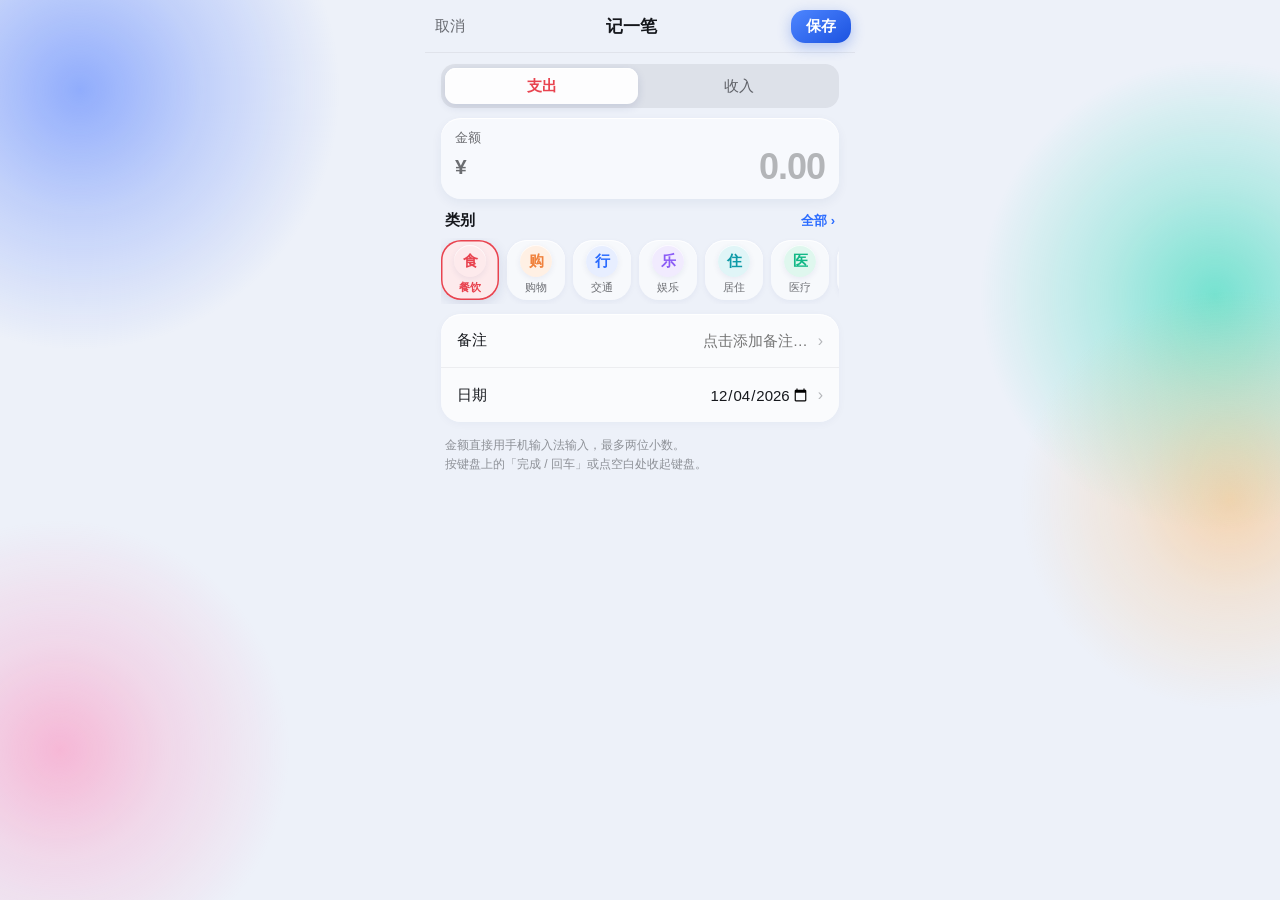
<file: add.html>
<!DOCTYPE html>
<html lang="zh-CN">
<head>
<meta charset="utf-8">
<!-- 独立页面 + 普通文档流：软键盘由浏览器原生处理，不做任何 JS 高度补偿。
     之前所有卡顿/闪烁都来自"覆盖层贴屏幕底、键盘也贴屏幕底"这个死结，
     独立页面从根上没有这个问题。 -->
<meta name="viewport" content="width=device-width,initial-scale=1,maximum-scale=1,user-scalable=no,viewport-fit=cover,interactive-widget=resizes-visual">
<meta name="apple-mobile-web-app-capable" content="yes">
<meta name="apple-mobile-web-app-status-bar-style" content="default">
<meta name="apple-mobile-web-app-title" content="记账本">
<meta name="theme-color" content="#EDF1F9">
<link rel="manifest" href="manifest.json">
<title>记一笔 · 本地记账本</title>
<script>
/* 首屏前同步应用已保存的主题，避免深色用户看到一帧白底 */
(function(){
  try{
    var t=localStorage.getItem('local_ledger_theme');
    if(t==='light'||t==='dark'||t==='glass') document.documentElement.setAttribute('data-theme',t);
  }catch(e){}
})();
</script>
<link rel="stylesheet" href="app.css">
<style>
/* app.css 为了让首页不滚动，把 html/body 锁成了 height:100% + overflow:hidden。
   这里是独立页面，必须放开：页面能滚，浏览器才会自动把聚焦的输入框顶到键盘上方。 */
html,body{height:auto!important;min-height:100%;overflow:visible!important;overscroll-behavior-y:auto;}
.addwrap{position:relative;z-index:1;max-width:430px;margin:0 auto;padding:0 16px calc(40px + env(safe-area-inset-bottom,0px));}
.phead{position:sticky;top:0;z-index:20;display:flex;align-items:center;justify-content:space-between;
  min-height:52px;padding:env(safe-area-inset-top,0px) 4px 0;margin:0 -16px;
  background:var(--bg);box-shadow:0 1px 0 var(--l6);}
.phead .ph-t{font-size:17px;font-weight:700;}
.phead .ph-cancel{font-size:15px;color:var(--t2);padding:8px 6px;}
.phead .ph-ok{font-size:15px;font-weight:700;color:#fff;padding:7px 15px;border-radius:14px;
  background:linear-gradient(145deg,var(--btn-a),var(--btn-b));box-shadow:0 4px 14px rgba(26,82,224,.3);}
.phead .ph-ok:active{transform:scale(.96);}
/* 金额用系统输入法输入：右对齐的大号数字，看起来和原来的显示块一致 */
.amtcard input.v{width:100%;text-align:right;border:0;outline:none;background:transparent;
  font-family:inherit;color:var(--t1);padding:0;}
.amtcard input.v::placeholder{color:var(--t4);}
input{-webkit-appearance:none;appearance:none;border:0;background:transparent;font-family:inherit;font-size:15px;color:var(--t1);}
input[type="date"]{-webkit-appearance:none;appearance:none;min-height:22px;}
.tip{margin:14px 4px 0;font-size:12px;color:var(--t3);line-height:1.6;}
#catGridAll{display:none;margin-top:4px;}
#catGridAll.show{display:grid;}
</style>
</head>
<body>
<div class="bgfx"><i class="b b1"></i><i class="b b2"></i><i class="b b3"></i><i class="b b4"></i></div>

<div class="addwrap">
  <div class="phead">
    <button class="ph-cancel" id="aCancel">取消</button>
    <span class="ph-t" id="aTitle">记一笔</span>
    <button class="ph-ok" id="aSave">保存</button>
  </div>

  <div class="seg" id="typeSeg" style="margin-top:12px;">
    <button class="on exp" data-type="expense">支出</button>
    <button data-type="income">收入</button>
  </div>

  <div class="amtcard" style="margin-top:10px;">
    <div class="lab">金额</div>
    <div class="row">
      <span class="y">¥</span>
      <input id="amtInput" class="v" type="text" inputmode="decimal" enterkeyhint="done"
             placeholder="0.00" autocomplete="off" autocorrect="off" autocapitalize="off" spellcheck="false">
    </div>
  </div>

  <div class="sechdr"><span class="t">类别</span><span class="m" id="catMore">全部 ›</span></div>
  <div class="grid one" id="catGrid"></div>
  <div class="grid" id="catGridAll"></div>

  <div class="wrap">
    <div class="frow"><span class="l">备注</span><input class="v" id="noteInput" placeholder="点击添加备注…" maxlength="40" enterkeyhint="done" autocomplete="off" autocorrect="off" autocapitalize="off" spellcheck="false"><span class="c">›</span></div>
    <div class="frow"><span class="l">日期</span><input class="v filled" id="dateInput" type="date" enterkeyhint="done"><span class="c">›</span></div>
  </div>

  <div class="tip">金额直接用手机输入法输入，最多两位小数。<br>按键盘上的「完成 / 回车」或点空白处收起键盘。</div>
</div>

<div class="toast" id="toast"></div>

<script src="store.js"></script>
<script>
(function(){
'use strict';

var editingId=null, curType='expense', curCat=null;
var amtInput=document.getElementById('amtInput');
var noteInput=document.getElementById('noteInput');
var dateInput=document.getElementById('dateInput');

/* ---------- 初始化 ---------- */
(function(){
  var t='glass';
  try{ var s=localStorage.getItem('local_ledger_theme'); if(s) t=s; }catch(e){}
  applyTheme(t,false);
})();
loadCats(); load();

var q=location.search||'';
var m=/[?&]id=([^&]+)/.exec(q);
var rec=null;
if(m){
  try{ editingId=decodeURIComponent(m[1]); }catch(e){ editingId=m[1]; }
  for(var i=0;i<data.length;i++){ if(data[i].id===editingId){ rec=data[i]; break; } }
  if(!rec) editingId=null;
}
curType = rec? rec.type : 'expense';
curCat  = rec? rec.cat  : catArr('expense')[0].id;
document.getElementById('aTitle').textContent = rec? '编辑记录' : '记一笔';
document.getElementById('aSave').textContent  = rec? '保存修改' : '保存';
amtInput.value  = rec? String(Math.abs(rec.amount)) : '';
noteInput.value = rec? (rec.note||'') : '';
dateInput.value = rec? rec.date : todayISO();
syncTypeSeg(); renderCatGrid(); renderCatAll();

/* ---------- 收起键盘 ---------- */
function hideKeyboard(){
  var a=document.activeElement;
  if(a && (a.tagName==='INPUT'||a.tagName==='TEXTAREA')){ try{ a.blur(); }catch(e){} }
}
function goHome(){
  hideKeyboard();
  location.replace('index.html');
}
document.getElementById('aCancel').addEventListener('click',goHome);
/* 回车即收键盘：金额输完直接保存，备注输完只是收起 */
function onEnter(e){
  if(e.key!=='Enter' && e.keyCode!==13) return;
  e.preventDefault();
  hideKeyboard();
}
[amtInput,noteInput,dateInput].forEach(function(el){ el.addEventListener('keydown',onEnter); });

/* 键盘弹出后的一次性兜底：页面是文档流、浏览器本就会滚，
   个别机型在 safe-area 下会差几十像素，这里只补一次，不逐帧跟随。 */
function keepVisible(){
  var a=document.activeElement;
  if(!a || (a.tagName!=='INPUT'&&a.tagName!=='TEXTAREA')) return;
  var vh=(window.visualViewport && window.visualViewport.height) || window.innerHeight;
  var r=a.getBoundingClientRect();
  if(!r || !r.bottom) return;
  var over=r.bottom-(vh-16);
  if(over>0 && window.scrollBy){ try{ window.scrollBy(0,over+8); }catch(e){} }
}
document.addEventListener('focusin',function(e){
  var t=e.target;
  if(!t || (t.tagName!=='INPUT'&&t.tagName!=='TEXTAREA')) return;
  setTimeout(keepVisible,320);
});

/* ---------- 金额：只接受数字与一个小数点，最多两位 ---------- */
function sanitize(v){
  v=String(v||'').replace(/[^\d.]/g,'');
  var i=v.indexOf('.');
  if(i>=0) v=v.slice(0,i+1)+v.slice(i+1).replace(/\./g,'').slice(0,2);
  if(v.length>10) v=v.slice(0,10);
  return v;
}
amtInput.addEventListener('input',function(){
  var v=sanitize(this.value);
  if(v!==this.value) this.value=v;
});

/* ---------- 收支类型 ---------- */
function syncTypeSeg(){
  Array.prototype.forEach.call(document.querySelectorAll('#typeSeg button'),function(b){
    b.className = b.getAttribute('data-type')===curType ? ('on '+(curType==='income'?'inc':'exp')) : '';
  });
}
Array.prototype.forEach.call(document.querySelectorAll('#typeSeg button'),function(b){
  b.addEventListener('click',function(){
    hideKeyboard();
    curType=b.getAttribute('data-type'); curCat=catArr(curType)[0].id;
    syncTypeSeg(); renderCatGrid(); renderCatAll();
  });
});

/* ---------- 类别 ---------- */
function tileHTML(c,on){
  return '<button class="tile'+(on?' on':'')+'" data-cat="'+c.id+'" style="'+(on?'color:'+c.color+';background:'+c.weak:'')+'">'+
    '<span class="ci" style="background:'+c.weak+';color:'+c.color+'">'+c.c+'</span>'+
    '<span class="cn"'+(on?' style="color:'+c.color+'"':'')+'>'+c.n+'</span></button>';
}
function bindTiles(box){
  Array.prototype.forEach.call(box.querySelectorAll('.tile'),function(t){
    t.addEventListener('click',function(){
      hideKeyboard();
      curCat=t.getAttribute('data-cat');
      renderCatGrid(); renderCatAll();
    });
  });
}
function renderCatGrid(){
  var box=document.getElementById('catGrid');
  var all=catArr(curType);
  var custom=all.filter(function(c){return !c.builtin;});
  var builtin=all.filter(function(c){return c.builtin;});
  var arr=custom.slice(0,4).concat(builtin).slice(0,10);
  box.innerHTML=arr.map(function(c){ return tileHTML(c,c.id===curCat); }).join('');
  bindTiles(box);
  var on=box.querySelector('.tile.on');
  if(on){
    var target=on.offsetLeft-(box.clientWidth-on.offsetWidth)/2;
    var max=box.scrollWidth-box.clientWidth;
    if(target<0) target=0;
    if(target>max) target=max;
    try{ box.scrollLeft=target; }catch(e){}
  }
}
function renderCatAll(){
  var box=document.getElementById('catGridAll');
  box.innerHTML=catArr(curType).map(function(c){ return tileHTML(c,c.id===curCat); }).join('');
  bindTiles(box);
}
/* 「全部」在本页展开，不用弹层 —— 弹层 + 键盘正是之前反复出问题的组合 */
document.getElementById('catMore').addEventListener('click',function(){
  hideKeyboard();
  var box=document.getElementById('catGridAll');
  var open=box.classList.toggle('show');
  this.textContent = open? '收起 ‹' : '全部 ›';
});
document.querySelector('.addwrap').addEventListener('click',function(e){
  if(e.target.closest && e.target.closest('.phead,.seg,.tile,.amtcard,.wrap,input')) return;
  hideKeyboard();
});

/* ---------- 保存 ---------- */
document.getElementById('aSave').addEventListener('click',function(){
  hideKeyboard();
  var amount=parseFloat(sanitize(amtInput.value));
  if(!(amount>0)){ toast('请输入大于 0 的金额'); amtInput.focus(); return; }
  var date=dateInput.value||todayISO();
  var note=noteInput.value.trim();
  amount=Math.round(amount*100)/100;
  if(editingId){
    for(var i=0;i<data.length;i++){
      if(data[i].id===editingId){
        data[i].type=curType; data[i].amount=amount; data[i].cat=curCat; data[i].note=note; data[i].date=date;
        break;
      }
    }
  }else{
    data.push({id:uid(),type:curType,amount:amount,cat:curCat,note:note,date:date,ts:Date.now()});
  }
  save();
  // 标记数据已变更：首页可能从 bfcache 直接恢复，靠它决定要不要重读
  try{ localStorage.setItem('local_ledger_dirty',String(Date.now())); }catch(e){}
  goHome();
});

/* 新建时把光标放在金额上（移动端通常需要一次点击才会弹键盘，放这里只是省一步） */
if(!rec){ setTimeout(function(){ try{ amtInput.focus(); }catch(e){} },120); }

if('serviceWorker' in navigator){
  window.addEventListener('load',function(){ navigator.serviceWorker.register('sw.js').catch(function(){}); });
}
})();
</script>
</body>
</html>
</file>
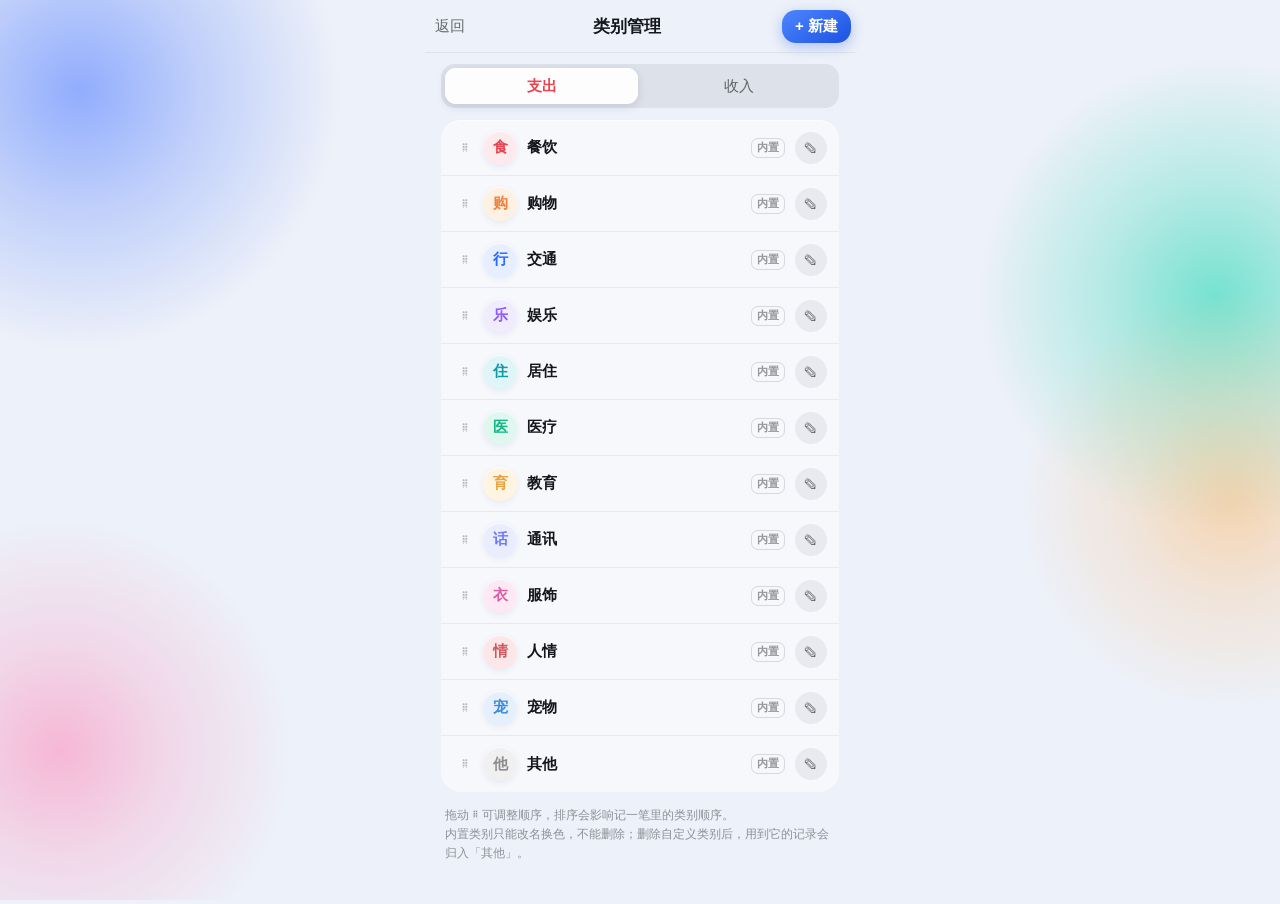
<file: cat.html>
<!DOCTYPE html>
<html lang="zh-CN">
<head>
<meta charset="utf-8">
<!-- 独立页面 + 普通文档流：新建/编辑类别要输入名称，弹层里的输入框正是之前
     手机输入法那一串 BUG 的来源。这里页面本身可滚动，键盘交给浏览器原生处理。 -->
<meta name="viewport" content="width=device-width,initial-scale=1,maximum-scale=1,user-scalable=no,viewport-fit=cover,interactive-widget=resizes-visual">
<meta name="apple-mobile-web-app-capable" content="yes">
<meta name="apple-mobile-web-app-status-bar-style" content="default">
<meta name="apple-mobile-web-app-title" content="记账本">
<meta name="theme-color" content="#EDF1F9">
<link rel="manifest" href="manifest.json">
<title>类别管理 · 本地记账本</title>
<script>
/* 首屏前同步应用已保存的主题，避免深色用户看到一帧白底 */
(function(){
  try{
    var t=localStorage.getItem('local_ledger_theme');
    if(t==='light'||t==='dark'||t==='glass') document.documentElement.setAttribute('data-theme',t);
  }catch(e){}
})();
</script>
<link rel="stylesheet" href="app.css">
<style>
html,body{height:auto!important;min-height:100%;overflow:visible!important;overscroll-behavior-y:auto;}
.catwrap{position:relative;z-index:1;max-width:430px;margin:0 auto;padding:0 16px calc(40px + env(safe-area-inset-bottom,0px));}
.phead{position:sticky;top:0;z-index:20;display:flex;align-items:center;justify-content:space-between;
  min-height:52px;padding:env(safe-area-inset-top,0px) 4px 0;margin:0 -16px;
  background:var(--bg);box-shadow:0 1px 0 var(--l6);}
.phead .ph-t{font-size:17px;font-weight:700;}
.phead .ph-cancel{font-size:15px;color:var(--t2);padding:8px 6px;}
.phead .ph-ok{font-size:15px;font-weight:700;color:#fff;padding:7px 13px;border-radius:14px;
  background:linear-gradient(145deg,var(--btn-a),var(--btn-b));box-shadow:0 4px 14px rgba(26,82,224,.3);}
.phead .ph-ok:active{transform:scale(.96);}
input{-webkit-appearance:none;appearance:none;border:0;background:transparent;font-family:inherit;font-size:15px;color:var(--t1);}
.tip{margin:14px 4px 0;font-size:12px;color:var(--t3);line-height:1.6;}
/* 编辑表单常驻页面（不是弹层），点新建 / ✎ 时才展开 */
.catcard{margin-top:12px;padding:12px;border-radius:var(--r-md);background:var(--w58);
  box-shadow:inset 0 1px 0 var(--w90),0 4px 12px var(--s6);}
.catcard .fh{font-size:14px;font-weight:700;margin:2px 4px 8px;}
.catcard .prev{display:flex;align-items:center;gap:10px;margin:12px 4px 0;}
.catcard .prev .ic{width:38px;height:38px;border-radius:19px;display:flex;align-items:center;justify-content:center;
  font-size:17px;font-weight:700;flex:0 0 38px;}
.catcard .prev b{display:block;font-size:14.5px;font-weight:700;}
.catcard .prev i{display:block;font-style:normal;font-size:11.5px;color:var(--t3);margin-top:2px;}
.catcard .btnrow{display:flex;gap:10px;margin-top:14px;}
.catcard .btnrow .btn{margin-top:0;flex:1;}
/* 列表在独立页面里不再内滚动，交给整页滚动，键盘弹起时浏览器能把输入框顶上来 */
.cmlist{flex:none;overflow:visible;margin-top:12px;}
.cmlist:empty::after{content:'该类型下暂无类别';display:block;padding:24px 4px;font-size:13px;color:var(--t3);}
</style>
</head>
<body>
<div class="bgfx"><i class="b b1"></i><i class="b b2"></i><i class="b b3"></i><i class="b b4"></i></div>

<div class="catwrap">
  <div class="phead">
    <button class="ph-cancel" id="cBack">返回</button>
    <span class="ph-t">类别管理</span>
    <button class="ph-ok" id="cAdd">+ 新建</button>
  </div>

  <div class="seg" id="cSeg" style="margin-top:12px;">
    <button class="on exp" data-type="expense">支出</button>
    <button data-type="income">收入</button>
  </div>

  <div class="catcard" id="cForm" style="display:none">
    <div class="fh" id="cFormTitle">新建类别</div>
    <div class="wrap" style="margin-top:0">
      <div class="frow"><span class="l">名称</span><input class="v" id="ceName" placeholder="必填，如：健身" maxlength="8"
        enterkeyhint="done" autocomplete="off" autocorrect="off" autocapitalize="off" spellcheck="false"></div>
      <div class="frow"><span class="l">图标</span><input class="v" id="ceIcon" placeholder="留空自动取首字" maxlength="2"
        enterkeyhint="done" autocomplete="off" autocorrect="off" autocapitalize="off" spellcheck="false"></div>
    </div>
    <div class="pick" id="ceIcons"></div>
    <div class="pick" id="ceColors"></div>
    <div class="prev">
      <span class="ic" id="cePrevIco">＋</span>
      <span><b id="cePrevName">新类别</b><i id="cePrevSub">支出 · 保存后可在记一笔中使用</i></span>
    </div>
    <div class="btnrow">
      <button class="btn ghost" id="ceCancel">取消</button>
      <button class="btn" id="ceSave">保存</button>
    </div>
  </div>

  <div class="cmlist" id="cmList"></div>
  <div class="tip">拖动 ⠿ 可调整顺序，排序会影响记一笔里的类别顺序。<br>内置类别只能改名换色，不能删除；删除自定义类别后，用到它的记录会归入「其他」。</div>
</div>

<div class="toast" id="toast"></div>

<script src="store.js"></script>
<script>
(function(){
'use strict';

var cmType='expense';
var ceId=null, ceColor='#2A6BFF', ceIcon='';
var form=document.getElementById('cForm');

(function(){
  var t='glass';
  try{ var s=localStorage.getItem('local_ledger_theme'); if(s) t=s; }catch(e){}
  applyTheme(t,false);
})();
loadCats(); load();

/* ---------- 收支类型 ---------- */
function syncSeg(){
  Array.prototype.forEach.call(document.querySelectorAll('#cSeg button'),function(b){
    b.className = b.getAttribute('data-type')===cmType ? ('on '+(cmType==='income'?'inc':'exp')) : '';
  });
}
Array.prototype.forEach.call(document.querySelectorAll('#cSeg button'),function(b){
  b.addEventListener('click',function(){
    hideKeyboard();
    cmType=b.getAttribute('data-type');
    closeForm(); syncSeg(); renderList();
  });
});
syncSeg();

/* ---------- 列表 ---------- */
function renderList(){
  var box=document.getElementById('cmList');
  var arr=catArr(cmType);
  box.innerHTML=arr.map(function(c){
    return '<div class="cmrow" data-id="'+c.id+'">'+
      '<span class="drag">⠿</span>'+
      '<span class="ci" style="background:'+c.weak+';color:'+c.color+'">'+esc(c.c)+'</span>'+
      '<span class="nm">'+esc(c.n)+'</span>'+
      (c.builtin?'<span class="builtin">内置</span>':'')+
      '<button class="op" data-act="edit">✎</button>'+
      (c.builtin?'':'<button class="op dg" data-act="del">🗑</button>')+
      '</div>';
  }).join('');
  Array.prototype.forEach.call(box.querySelectorAll('.op'),function(btn){
    btn.addEventListener('click',function(){
      var id=btn.parentNode.getAttribute('data-id');
      if(btn.getAttribute('data-act')==='edit') openForm(id); else delCat(id);
    });
  });
  Array.prototype.forEach.call(box.querySelectorAll('.drag'),function(h){
    h.addEventListener('pointerdown',function(e){ startDrag(h.parentNode,e); });
  });
}

/* 拖动排序 */
var dragEl=null, dragMoved=false;
function startDrag(el,e){
  dragEl=el; dragMoved=false;
  el.classList.add('dragging');
  try{ el.setPointerCapture(e.pointerId); }catch(err){}
  e.preventDefault();
  document.addEventListener('pointermove',onDragMove);
  document.addEventListener('pointerup',endDrag);
  document.addEventListener('pointercancel',endDrag);
}
function onDragMove(e){
  if(!dragEl) return;
  dragMoved=true;
  var y=e.clientY, list=document.getElementById('cmList');
  var rows=Array.prototype.slice.call(list.querySelectorAll('.cmrow'));
  for(var i=0;i<rows.length;i++){
    var r=rows[i]; if(r===dragEl) continue;
    var rc=r.getBoundingClientRect();
    if(y>rc.top && y<rc.bottom){
      list.insertBefore(dragEl, y<rc.top+rc.height/2 ? r : r.nextSibling);
      break;
    }
  }
}
function endDrag(){
  document.removeEventListener('pointermove',onDragMove);
  document.removeEventListener('pointerup',endDrag);
  document.removeEventListener('pointercancel',endDrag);
  if(!dragEl) return;
  dragEl.classList.remove('dragging');
  if(dragMoved){
    var list=document.getElementById('cmList');
    var order=Array.prototype.map.call(list.querySelectorAll('.cmrow'),function(r){return r.getAttribute('data-id');});
    var arr=catArr(cmType);
    var next=order.map(function(id){
      for(var i=0;i<arr.length;i++){ if(arr[i].id===id) return arr[i]; }
      return null;
    }).filter(Boolean);
    CATS[cmType]=next; saveCats(); markDirty();
  }
  dragEl=null; renderList();
}

/* ---------- 新建 / 编辑表单 ---------- */
function hideKeyboard(){
  var a=document.activeElement;
  if(a && (a.tagName==='INPUT'||a.tagName==='TEXTAREA')){ try{ a.blur(); }catch(e){} }
}
function openForm(id){
  var c=null;
  if(id){ var arr=catArr(cmType); for(var i=0;i<arr.length;i++){ if(arr[i].id===id) c=arr[i]; } }
  ceId=c?c.id:null;
  ceColor=c?c.color:PALETTE[Math.floor(Math.random()*PALETTE.length)];
  ceIcon=c?c.c:'';
  document.getElementById('cFormTitle').textContent = c? '编辑类别' : '新建类别';
  document.getElementById('ceName').value = c? c.n : '';
  document.getElementById('ceIcon').value = c? c.c : '';
  renderPicks(); syncPreview();
  form.style.display='';
  // 表单在页面顶部、页面可滚动，键盘由浏览器原生顶起；这里只做一次滚动定位
  form.scrollIntoView({block:'start'});
  if(!c) setTimeout(function(){
    if(form.style.display!=='none'){ try{ document.getElementById('ceName').focus(); }catch(e){} }
  },180);
}
function closeForm(){
  hideKeyboard();
  form.style.display='none';
  ceId=null;
}
document.getElementById('cAdd').addEventListener('click',function(){ openForm(null); });
document.getElementById('ceCancel').addEventListener('click',closeForm);

function renderPicks(){
  var ib=document.getElementById('ceIcons');
  ib.innerHTML=ICONS.map(function(x){
    return '<button data-ic="'+esc(x)+'" class="'+(x===ceIcon?'on':'')+'"><span class="ic">'+esc(x)+'</span></button>';
  }).join('');
  Array.prototype.forEach.call(ib.querySelectorAll('button'),function(b){
    b.addEventListener('click',function(){
      hideKeyboard();
      ceIcon=b.getAttribute('data-ic');
      document.getElementById('ceIcon').value=ceIcon;
      renderPicks(); syncPreview();
    });
  });
  var cb=document.getElementById('ceColors');
  cb.innerHTML=PALETTE.map(function(hex){
    return '<button data-c="'+hex+'" class="'+(hex===ceColor?'on':'')+'"><span class="swatch" style="background:'+hex+'"></span></button>';
  }).join('');
  Array.prototype.forEach.call(cb.querySelectorAll('button'),function(b){
    b.addEventListener('click',function(){
      hideKeyboard();
      ceColor=b.getAttribute('data-c'); renderPicks(); syncPreview();
    });
  });
}
function syncPreview(){
  var n=document.getElementById('ceName').value.trim();
  var ic=document.getElementById('ceIcon').value.trim()||n.slice(0,1)||'＋';
  var wk=weakOf(ceColor);
  var el=document.getElementById('cePrevIco');
  el.textContent=ic; el.style.background=wk; el.style.color=ceColor;
  document.getElementById('cePrevName').textContent=n||'新类别';
  document.getElementById('cePrevSub').textContent=(cmType==='income'?'收入':'支出')+' · 保存后可在记一笔中使用';
}
document.getElementById('ceName').addEventListener('input',syncPreview);
document.getElementById('ceIcon').addEventListener('input',function(){ ceIcon=this.value.trim(); syncPreview(); });

document.getElementById('ceSave').addEventListener('click',function(){
  hideKeyboard();
  var n=document.getElementById('ceName').value.trim();
  if(!n){ toast('请填写类别名称'); return; }
  var ic=document.getElementById('ceIcon').value.trim()||n.slice(0,1);
  var arr=catArr(cmType);
  for(var i=0;i<arr.length;i++){
    if(arr[i].id!==ceId && arr[i].n===n){ toast('已存在同名类别'); return; }
  }
  if(ceId){
    for(var j=0;j<arr.length;j++){
      if(arr[j].id===ceId){ arr[j].n=n; arr[j].c=ic; arr[j].color=ceColor; arr[j].weak=weakOf(ceColor); break; }
    }
  }else{
    arr.push({id:'c_'+uid(),n:n,c:ic,color:ceColor,weak:weakOf(ceColor),builtin:false});
  }
  saveCats(); markDirty();
  closeForm(); renderList();
  toast(ceId?'已保存':'已添加类别');
});

/* ---------- 删除 ---------- */
function delCat(id){
  var arr=catArr(cmType), c=null;
  for(var i=0;i<arr.length;i++){ if(arr[i].id===id) c=arr[i]; }
  if(!c) return;
  if(c.builtin){ toast('内置类别不可删除'); return; }
  var used=0;
  data.forEach(function(r){ if(r.type===cmType && r.cat===id) used++; });
  var msg = used? ('删除「'+c.n+'」？有 '+used+' 笔记录使用该类别，删除后将归入「其他」。') : ('删除类别「'+c.n+'」？');
  if(!confirm(msg)) return;
  var fallback = cmType==='income'?'other_i':'other_e';
  data.forEach(function(r){ if(r.type===cmType && r.cat===id) r.cat=fallback; });
  CATS[cmType]=arr.filter(function(x){return x.id!==id;});
  save(); saveCats(); markDirty(); renderList();
  toast('已删除类别');
}

/* ---------- 返回 ---------- */
function markDirty(){ try{ localStorage.setItem('local_ledger_dirty',String(Date.now())); }catch(e){} }
function goHome(){ hideKeyboard(); location.replace('index.html'); }
document.getElementById('cBack').addEventListener('click',goHome);
/* 回车即收键盘 */
function onEnter(e){
  if(e.key!=='Enter' && e.keyCode!==13) return;
  e.preventDefault(); hideKeyboard();
}
['ceName','ceIcon'].forEach(function(id){
  document.getElementById(id).addEventListener('keydown',onEnter);
});
/* 键盘弹出后的一次性兜底：文档流页面浏览器本就会滚，个别机型差几十像素 */
document.addEventListener('focusin',function(e){
  var t=e.target;
  if(!t || (t.tagName!=='INPUT'&&t.tagName!=='TEXTAREA')) return;
  setTimeout(function(){
    var a=document.activeElement;
    if(!a || (a.tagName!=='INPUT'&&a.tagName!=='TEXTAREA')) return;
    var vh=(window.visualViewport && window.visualViewport.height) || window.innerHeight;
    var r=a.getBoundingClientRect();
    if(!r || !r.bottom) return;
    var over=r.bottom-(vh-16);
    if(over>0 && window.scrollBy){ try{ window.scrollBy(0,over+8); }catch(err){} }
  },320);
});

renderList();

if('serviceWorker' in navigator){
  window.addEventListener('load',function(){ navigator.serviceWorker.register('sw.js').catch(function(){}); });
}
})();
</script>
</body>
</html>
</file>
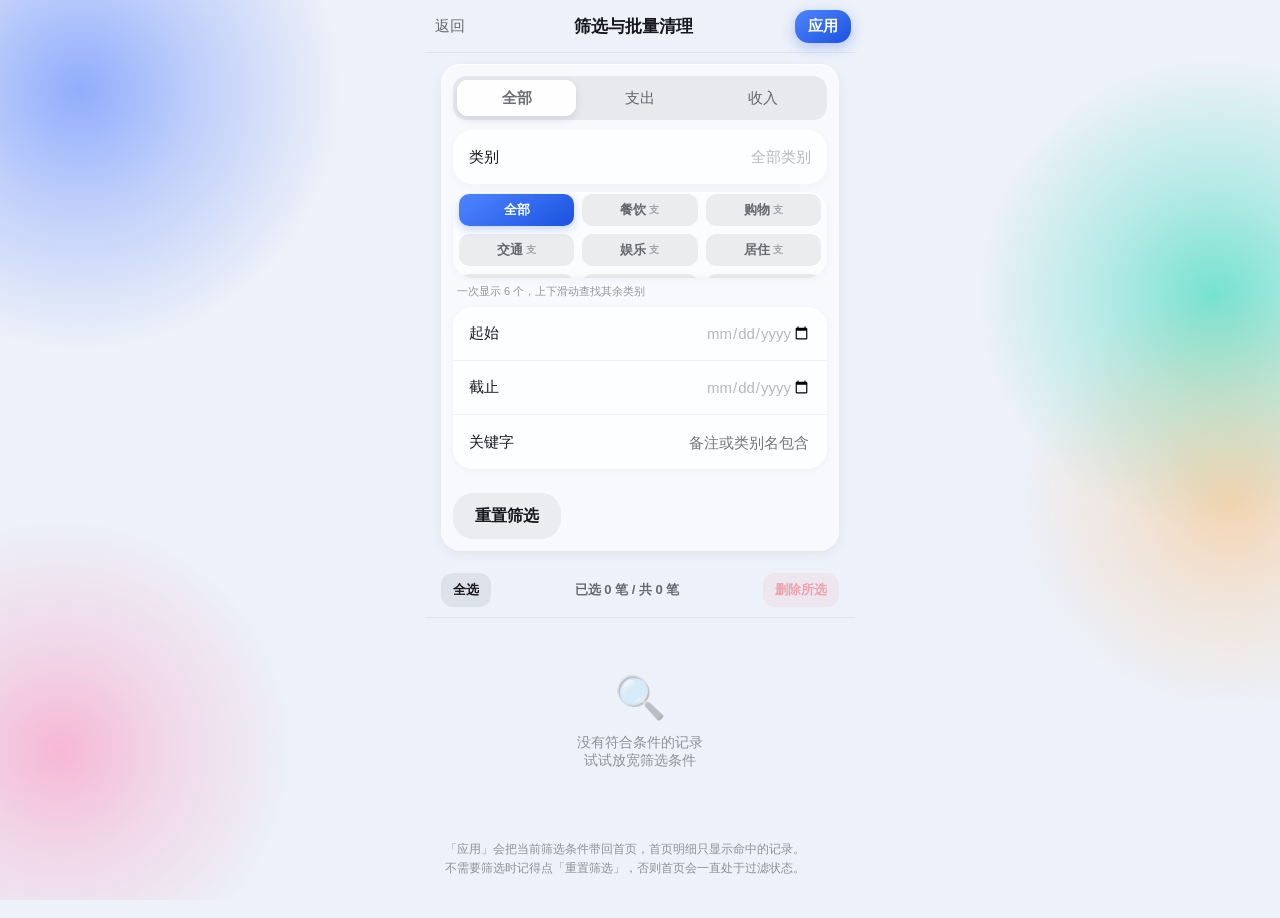
<file: manage.html>
<!DOCTYPE html>
<html lang="zh-CN">
<head>
<meta charset="utf-8">
<!-- 独立页面 + 普通文档流：筛选条件里有关键字输入框，弹层里的输入框正是之前
     手机输入法那一串 BUG 的来源。这里页面本身可滚动，键盘交给浏览器原生处理。 -->
<meta name="viewport" content="width=device-width,initial-scale=1,maximum-scale=1,user-scalable=no,viewport-fit=cover,interactive-widget=resizes-visual">
<meta name="apple-mobile-web-app-capable" content="yes">
<meta name="apple-mobile-web-app-status-bar-style" content="default">
<meta name="apple-mobile-web-app-title" content="记账本">
<meta name="theme-color" content="#EDF1F9">
<link rel="manifest" href="manifest.json">
<title>筛选与批量清理 · 本地记账本</title>
<script>
(function(){
  try{
    var t=localStorage.getItem('local_ledger_theme');
    if(t==='light'||t==='dark'||t==='glass') document.documentElement.setAttribute('data-theme',t);
  }catch(e){}
})();
</script>
<link rel="stylesheet" href="app.css">
<style>
html,body{height:auto!important;min-height:100%;overflow:visible!important;overscroll-behavior-y:auto;}
.mgwrap{position:relative;z-index:1;max-width:430px;margin:0 auto;padding:0 16px calc(40px + env(safe-area-inset-bottom,0px));}
.phead{position:sticky;top:0;z-index:20;display:flex;align-items:center;justify-content:space-between;
  min-height:52px;padding:env(safe-area-inset-top,0px) 4px 0;margin:0 -16px;
  background:var(--bg);box-shadow:0 1px 0 var(--l6);}
.phead .ph-t{font-size:17px;font-weight:700;}
.phead .ph-cancel{font-size:15px;color:var(--t2);padding:8px 6px;}
.phead .ph-ok{font-size:15px;font-weight:700;color:#fff;padding:7px 13px;border-radius:14px;
  background:linear-gradient(145deg,var(--btn-a),var(--btn-b));box-shadow:0 4px 14px rgba(26,82,224,.3);}
.phead .ph-ok:active{transform:scale(.96);}
input,select{-webkit-appearance:none;appearance:none;border:0;background:transparent;font-family:inherit;font-size:15px;color:var(--t1);}
select.v{flex:1;min-width:0;text-align:right;direction:rtl;}
input[type="date"]{-webkit-appearance:none;appearance:none;min-height:22px;}
.tip{margin:14px 4px 0;font-size:12px;color:var(--t3);line-height:1.6;}
.mgcard{margin-top:12px;padding:12px;border-radius:var(--r-md);background:var(--w58);
  box-shadow:inset 0 1px 0 var(--w90),0 4px 12px var(--s6);}
/* 工具条放在列表上方而不是屏幕底部：底部会被软键盘顶掉，顶部永远可见 */
.mgbar{position:sticky;top:52px;z-index:15;display:flex;align-items:center;gap:10px;margin:12px -16px 0;
  padding:10px 16px;background:var(--bg);box-shadow:0 1px 0 var(--l6);}
.mgbar .cnt{flex:1;text-align:center;font-size:13px;font-weight:600;color:var(--t2);}
.mbtn{font-size:13px;font-weight:700;padding:8px 12px;border-radius:12px;background:var(--l7);color:var(--t1);}
.mbtn:active{transform:scale(.96);}
.mbtn.dg{background:var(--expbg);color:var(--expense);}
.mbtn[disabled]{opacity:.45;}
.mrow{display:flex;align-items:center;gap:10px;padding:11px 12px;border-bottom:1px solid var(--l6);}
.mrow .ck{width:22px;height:22px;flex:0 0 22px;accent-color:var(--primary);}
.mrow .ci{width:34px;height:34px;flex:0 0 34px;border-radius:17px;display:flex;align-items:center;justify-content:center;font-size:14px;font-weight:700;}
.mrow .mid{flex:1;min-width:0;}
.mrow .mid b{display:block;font-size:14.5px;font-weight:600;}
.mrow .mid i{display:block;font-style:normal;font-size:11.5px;color:var(--t3);margin-top:2px;
  white-space:nowrap;overflow:hidden;text-overflow:ellipsis;}
.mrow .a{font-size:15px;font-weight:700;flex:0 0 auto;}
.mrow.picked{background:var(--incbg);}
/* 类别选择器：不再用原生 <select>——它会一次性弹出全部类别，列表一长手机上就会
   出现那几秒的底部重排闪烁。改成页面内的固定高度网格，一屏只露 6 个，其余滚动找。 */
.catpick{margin-top:0;padding:2px 6px 6px;max-height:86px;overflow-y:auto;overscroll-behavior:contain;
  -webkit-overflow-scrolling:touch;display:grid;grid-template-columns:repeat(3,1fr);gap:8px;
  box-shadow:inset 0 -6px 8px -8px var(--s12);}
.catpick::-webkit-scrollbar{width:3px;}
.catpick::-webkit-scrollbar-thumb{background:var(--l7);border-radius:2px;}
.cp{height:32px;padding:0 4px;border-radius:10px;background:var(--l7);color:var(--t2);
  font-size:13px;font-weight:600;display:flex;align-items:center;justify-content:center;gap:3px;
  white-space:nowrap;overflow:hidden;}
.cp span{font-size:10px;font-weight:700;opacity:.55;}
.cp.on{background:linear-gradient(145deg,var(--btn-a),var(--btn-b));color:#fff;
  box-shadow:0 3px 8px rgba(26,82,224,.25);}
.cp.on span{opacity:.8;}
.cp:active{transform:scale(.96);}
.cptip{margin:6px 4px 0;font-size:11px;color:var(--t3);}
</style>
</head>
<body>
<div class="bgfx"><i class="b b1"></i><i class="b b2"></i><i class="b b3"></i><i class="b b4"></i></div>

<div class="mgwrap">
  <div class="phead">
    <button class="ph-cancel" id="mBack">返回</button>
    <span class="ph-t">筛选与批量清理</span>
    <button class="ph-ok" id="mApply">应用</button>
  </div>

  <div class="mgcard">
    <div class="seg" id="fType">
      <button class="on" data-v="all">全部</button>
      <button data-v="expense">支出</button>
      <button data-v="income">收入</button>
    </div>
    <div class="wrap" style="margin-top:10px">
      <div class="frow"><span class="l">类别</span><span class="v" id="fCatTxt">全部类别</span></div>
    </div>
    <div class="wrap" style="margin-top:8px">
      <div class="catpick" id="fCat"></div>
    </div>
    <div class="cptip" id="fCatTip" hidden>一次显示 6 个，上下滑动查找其余类别</div>
    <div class="wrap" style="margin-top:8px">
      <div class="frow"><span class="l">起始</span><input class="v" id="fFrom" type="date" enterkeyhint="done"></div>
      <div class="frow"><span class="l">截止</span><input class="v" id="fTo" type="date" enterkeyhint="done"></div>
      <div class="frow"><span class="l">关键字</span><input class="v" id="fKw" placeholder="备注或类别名包含" maxlength="20"
        enterkeyhint="search" autocomplete="off" autocorrect="off" autocapitalize="off" spellcheck="false"></div>
    </div>
    <div class="btnrow"><button class="btn ghost" id="fReset" style="margin-top:10px">重置筛选</button></div>
  </div>

  <div class="mgbar">
    <button class="mbtn" id="mAll">全选</button>
    <span class="cnt" id="mCount">已选 0 笔</span>
    <button class="mbtn dg" id="mDel" disabled>删除所选</button>
  </div>

  <div id="mList"></div>
  <div class="tip">「应用」会把当前筛选条件带回首页，首页明细只显示命中的记录。<br>不需要筛选时记得点「重置筛选」，否则首页会一直处于过滤状态。</div>
</div>

<div class="toast" id="toast"></div>

<script src="store.js"></script>
<script>
(function(){
'use strict';

var sel={};               // 已勾选的记录 id
var cur=cloneObj(EMPTY_FILTER);

(function(){
  var t='glass';
  try{ var s=localStorage.getItem('local_ledger_theme'); if(s) t=s; }catch(e){}
  applyTheme(t,false);
})();
loadCats(); load(); loadFilter();
cur=cloneObj(filter);

/* ---------- 筛选条件 ---------- */
function hideKeyboard(){
  var a=document.activeElement;
  if(!a) return;
  // 日期框弹出的是原生滚轮选择器，不是软键盘，失焦反而会把选择器关掉
  if(a.tagName==='TEXTAREA' || (a.tagName==='INPUT' && a.type!=='date')){
    try{ a.blur(); }catch(e){}
  }
}
function syncTypeSeg(){
  Array.prototype.forEach.call(document.querySelectorAll('#fType button'),function(b){
    b.className = b.getAttribute('data-v')===cur.type ? 'on' : '';
  });
}
Array.prototype.forEach.call(document.querySelectorAll('#fType button'),function(b){
  b.addEventListener('click',function(){
    hideKeyboard();
    cur.type=b.getAttribute('data-v');
    cur.cat='';                       // 换类型后原类别 id 不再适用
    syncTypeSeg(); renderCatOptions(); renderList();
  });
});
/* 类别选择器：一屏固定只露 6 个，其余在框内滚动。
   原生 <select> 会把 18 个类别一次性全展开，手机上底部会重排闪烁几秒，弃用。 */
var CAT_SHOW=6;
function catOptions(){
  var t=cur.type==='all'? '' : cur.type;
  var out=[{id:'',n:'全部',tag:''}];
  ['expense','income'].forEach(function(tp){
    if(t && tp!==t) return;
    catArr(tp).forEach(function(c){
      out.push({id:c.id,n:c.n,tag:t? '' : (tp==='income'?'收':'支')});
    });
  });
  return out;
}
function renderCatOptions(){
  var box=document.getElementById('fCat');
  var list=catOptions();
  box.innerHTML=list.map(function(c){
    return '<button type="button" class="cp'+(cur.cat===c.id?' on':'')+'" data-cat="'+c.id+'">'
      + esc(c.n) + (c.tag? '<span>'+c.tag+'</span>':'') + '</button>';
  }).join('');
  var hit=null;
  list.forEach(function(c){ if(c.id===cur.cat) hit=c; });
  var txt=document.getElementById('fCatTxt');
  txt.textContent = (cur.cat && hit)? hit.n : '全部类别';
  txt.className = cur.cat? 'v filled' : 'v';
  document.getElementById('fCatTip').hidden = list.length<=CAT_SHOW;
  box.scrollTop=0;
}
document.getElementById('fCat').addEventListener('click',function(e){
  var el=e.target, b=null;
  while(el && el!==this){ if(el.classList && el.classList.contains('cp')){ b=el; break; } el=el.parentNode; }
  if(!b) return;
  cur.cat=b.getAttribute('data-cat'); sel={}; renderCatOptions(); renderList();
});
['fFrom','fTo'].forEach(function(id){
  document.getElementById(id).addEventListener('change',function(){
    cur[id==='fFrom'?'from':'to']=this.value; sel={}; renderList();
  });
});
document.getElementById('fKw').addEventListener('input',function(){
  cur.kw=this.value; sel={}; renderList();
});
document.getElementById('fReset').addEventListener('click',function(){
  hideKeyboard();
  cur=cloneObj(EMPTY_FILTER);
  document.getElementById('fFrom').value='';
  document.getElementById('fTo').value='';
  document.getElementById('fKw').value='';
  syncTypeSeg(); renderCatOptions(); renderList();
  toast('已重置筛选');
});

/* ---------- 结果列表 ---------- */
function rows(){
  var f={type:cur.type,cat:cur.cat,from:cur.from,to:cur.to,kw:cur.kw};
  return data.filter(function(r){ return matchFilter(r,f); })
             .slice().sort(function(a,b){ return a.date<b.date?1:a.date>b.date?-1:(b.ts||0)-(a.ts||0); });
}
function renderList(){
  var list=rows();
  var box=document.getElementById('mList');
  if(!list.length){
    box.innerHTML='<div class="empty"><div class="big">🔍</div>没有符合条件的记录<br>试试放宽筛选条件</div>';
  }else{
    var html='';
    list.forEach(function(r){
      var c=catOf(r.type,r.cat);
      var col=r.type==='income'?'var(--income)':'var(--expense)';
      html+='<div class="mrow'+(sel[r.id]?' picked':'')+'" data-id="'+r.id+'">'+
        '<input type="checkbox" class="ck" data-id="'+r.id+'"'+(sel[r.id]?' checked':'')+'>'+
        '<span class="ci" style="background:'+c.weak+';color:'+c.color+'">'+esc(c.c)+'</span>'+
        '<span class="mid"><b>'+esc(c.n)+'</b><i>'+r.date+' · '+esc(r.note||'无备注')+'</i></span>'+
        '<span class="a" style="color:'+col+'">'+money(r.type==='income'?r.amount:-r.amount)+'</span></div>';
    });
    box.innerHTML=html;
    Array.prototype.forEach.call(box.querySelectorAll('.mrow'),function(row){
      row.addEventListener('click',function(e){
        if(e.target && e.target.classList && e.target.classList.contains('ck')) return;
        var id=row.getAttribute('data-id');
        if(sel[id]) delete sel[id]; else sel[id]=true;
        renderList();
      });
    });
    Array.prototype.forEach.call(box.querySelectorAll('.ck'),function(ck){
      ck.addEventListener('change',function(){
        var id=ck.getAttribute('data-id');
        if(ck.checked) sel[id]=true; else delete sel[id];
        renderList();
      });
    });
  }
  var n=Object.keys(sel).length;
  document.getElementById('mCount').textContent='已选 '+n+' 笔 / 共 '+list.length+' 笔';
  document.getElementById('mDel').disabled = n===0;
  document.getElementById('mAll').textContent = (n>0 && n===list.length)? '取消全选' : '全选';
}

document.getElementById('mAll').addEventListener('click',function(){
  var list=rows();
  var n=Object.keys(sel).length;
  if(n===list.length && n>0){ sel={}; }
  else{ sel={}; list.forEach(function(r){ sel[r.id]=true; }); }
  renderList();
});
document.getElementById('mDel').addEventListener('click',function(){
  var ids=Object.keys(sel);
  if(!ids.length){ toast('请先勾选要删除的记录'); return; }
  if(!confirm('确定删除选中的 '+ids.length+' 笔记录？该操作不可恢复。')) return;
  data=data.filter(function(r){ return ids.indexOf(r.id)<0; });
  save(); sel={}; markDirty(); renderList();
  toast('已删除 '+ids.length+' 笔');
});

/* ---------- 应用 / 返回 ---------- */
function markDirty(){ try{ localStorage.setItem('local_ledger_dirty',String(Date.now())); }catch(e){} }
function goHome(){ hideKeyboard(); location.replace('index.html'); }
document.getElementById('mApply').addEventListener('click',function(){
  hideKeyboard();
  saveFilter(cur);
  markDirty();
  toast(filterOn(cur)? ('已应用筛选：'+filterLabel(cur)) : '已清除筛选');
  setTimeout(goHome,600);
});
document.getElementById('mBack').addEventListener('click',goHome);

document.getElementById('fKw').addEventListener('keydown',function(e){
  if(e.key==='Enter'||e.keyCode===13){ e.preventDefault(); hideKeyboard(); }
});
document.addEventListener('focusin',function(e){
  var t=e.target;
  if(!t || (t.tagName!=='INPUT'&&t.tagName!=='TEXTAREA')) return;
  setTimeout(function(){
    var a=document.activeElement;
    if(!a || (a.tagName!=='INPUT'&&a.tagName!=='TEXTAREA')) return;
    var vh=(window.visualViewport && window.visualViewport.height) || window.innerHeight;
    var r=a.getBoundingClientRect();
    if(!r || !r.bottom) return;
    var over=r.bottom-(vh-16);
    if(over>0 && window.scrollBy){ try{ window.scrollBy(0,over+8); }catch(err){} }
  },320);
});

document.getElementById('fFrom').value=cur.from||'';
document.getElementById('fTo').value=cur.to||'';
document.getElementById('fKw').value=cur.kw||'';
syncTypeSeg(); renderCatOptions(); renderList();

if('serviceWorker' in navigator){
  window.addEventListener('load',function(){ navigator.serviceWorker.register('sw.js').catch(function(){}); });
}
})();
</script>
</body>
</html>
</file>
<file: app.css>
:root{
  --primary:#2A6BFF; --primary-2:#0052D9;
  --income:#00A06B; --expense:#E8434F;
  --t1:#15171C; --t2:var(--l62); --t3:var(--l44); --t4:var(--l30);
  --r-lg:26px; --r-md:20px; --r-sm:14px;
  --tabbar-h:96px;
  --glass:linear-gradient(145deg,var(--w68),var(--w34));
  --glass-edge:linear-gradient(145deg,var(--w95),var(--w14) 42%,var(--w55));
  --shadow:0 12px 34px var(--s10);
  /* 由 JS 实时同步：布局高度 / 软键盘高度（弹层上移量不再走变量，直接写 inline transform） */
  --apph:100vh; --kbh:0px;
}

/* ==================== 外观主题 ====================
   三套主题共用同一批变量，仅取值不同：glass 毛玻璃 / light 浅色 / dark 深色。
   浅色与深色是纯色背景，没有可折射的内容，所以 --bf* 全部置为 none（省掉逐帧模糊采样）。
   切换只改 <html data-theme>，不动任何结构。 ==================== */
:root,html[data-theme="glass"]{  /* 毛玻璃（默认）· 静态光斑底 + 真玻璃材质 */
  --bg:#EDF1F9; --t1:#15171C;
  --primary:#2A6BFF; --primary-2:#0052D9; --income:#00A06B; --expense:#E8434F;
  --w0:rgba(255,255,255,0); --w10:rgba(255,255,255,0.1); --w14:rgba(255,255,255,0.14); --w20:rgba(255,255,255,0.2); --w32:rgba(255,255,255,0.32); --w34:rgba(255,255,255,0.34); --w40:rgba(255,255,255,0.4); --w42:rgba(255,255,255,0.42); --w45:rgba(255,255,255,0.45); --w46:rgba(255,255,255,0.46); --w50:rgba(255,255,255,0.5); --w52:rgba(255,255,255,0.52); --w55:rgba(255,255,255,0.55); --w58:rgba(255,255,255,0.58); --w60:rgba(255,255,255,0.6); --w62:rgba(255,255,255,0.62); --w64:rgba(255,255,255,0.64); --w66:rgba(255,255,255,0.66); --w68:rgba(255,255,255,0.68); --w70:rgba(255,255,255,0.7); --w72:rgba(255,255,255,0.72); --w75:rgba(255,255,255,0.75); --w78:rgba(255,255,255,0.78); --w80:rgba(255,255,255,0.8); --w85:rgba(255,255,255,0.85); --w86:rgba(255,255,255,0.86); --w90:rgba(255,255,255,0.9); --w92:rgba(255,255,255,0.92); --w95:rgba(255,255,255,0.95); --w98:rgba(255,255,255,0.98); --w100:rgba(255,255,255,1);
  --s4:rgba(24,44,110,0.04); --s5:rgba(24,44,110,0.05); --s6:rgba(24,44,110,0.06); --s7:rgba(24,44,110,0.07); --s8:rgba(24,44,110,0.08); --s10:rgba(24,44,110,0.1); --s12:rgba(24,44,110,0.12); --s14:rgba(24,44,110,0.14); --s16:rgba(24,44,110,0.16); --s18:rgba(24,44,110,0.18); --s20:rgba(24,44,110,0.2); --s22:rgba(24,44,110,0.22);
  --l6:rgba(21,23,28,0.06); --l7:rgba(21,23,28,0.07); --l8:rgba(21,23,28,0.08); --l12:rgba(21,23,28,0.12); --l14:rgba(21,23,28,0.14); --l30:rgba(21,23,28,0.3); --l32:rgba(21,23,28,0.32); --l42:rgba(21,23,28,0.42); --l44:rgba(21,23,28,0.44); --l45:rgba(21,23,28,0.45); --l55:rgba(21,23,28,0.55); --l62:rgba(21,23,28,0.62);
  --bf1:blur(22px) saturate(170%); --bf2:blur(16px) saturate(180%); --bf3:blur(14px) saturate(170%); --bf4:blur(16px) saturate(160%); --bf5:blur(22px) saturate(175%); --bf6:blur(26px) saturate(170%); --bf7:blur(16px); --bf8:blur(14px);   --bf9:blur(24px) saturate(170%);
  /* canvas 图表不认 CSS 变量，由 JS 用 cssv() 读出来再画 */
  --cn:#2A6BFF; --cn2:#6B9BFF; --cfill:rgba(42,107,255,.30);
  --bi1:#4FDCA8; --bi2:#00A06B; --be1:#FF8E94; --be2:#E8434F; --dot:#FFFFFF;
  --incbg:rgba(0,160,107,.14); --expbg:rgba(232,67,79,.14); --mask:rgba(16,24,48,.32);
  --mask-kb:rgba(16,24,48,.55);
  --pg-a:#F7F9FD; --pg-b:#EDF1F9;
  --btn-a:#4E86FF; --btn-b:#1B52E0;
}
html[data-theme="light"]{  /* 浅色 · 纯色卡片，无模糊 */
  --bg:#F2F4F8; --t1:#15171C;
  --primary:#2A6BFF; --primary-2:#0052D9; --income:#009B68; --expense:#E13C48;
  --w0:rgba(255,255,255,0); --w10:rgba(255,255,255,0.05); --w14:rgba(255,255,255,0.07); --w20:rgba(255,255,255,0.73); --w32:rgba(255,255,255,0.838); --w34:rgba(255,255,255,0.856); --w40:rgba(255,255,255,0.91); --w42:rgba(255,255,255,0.928); --w45:rgba(255,255,255,0.955); --w46:rgba(255,255,255,0.964); --w50:rgba(255,255,255,1); --w52:rgba(255,255,255,1); --w55:rgba(255,255,255,1); --w58:rgba(255,255,255,1); --w60:rgba(255,255,255,1); --w62:rgba(255,255,255,1); --w64:rgba(255,255,255,1); --w66:rgba(255,255,255,1); --w68:rgba(255,255,255,1); --w70:rgba(255,255,255,1); --w72:rgba(255,255,255,1); --w75:rgba(255,255,255,1); --w78:rgba(255,255,255,1); --w80:rgba(255,255,255,1); --w85:rgba(255,255,255,1); --w86:rgba(255,255,255,1); --w90:rgba(255,255,255,1); --w92:rgba(255,255,255,1); --w95:rgba(255,255,255,1); --w98:rgba(255,255,255,1); --w100:rgba(255,255,255,1);
  --s4:rgba(21,32,64,0.038); --s5:rgba(21,32,64,0.048); --s6:rgba(21,32,64,0.057); --s7:rgba(21,32,64,0.067); --s8:rgba(21,32,64,0.076); --s10:rgba(21,32,64,0.095); --s12:rgba(21,32,64,0.114); --s14:rgba(21,32,64,0.133); --s16:rgba(21,32,64,0.152); --s18:rgba(21,32,64,0.171); --s20:rgba(21,32,64,0.19); --s22:rgba(21,32,64,0.209);
  --l6:rgba(21,23,28,0.06); --l7:rgba(21,23,28,0.07); --l8:rgba(21,23,28,0.08); --l12:rgba(21,23,28,0.12); --l14:rgba(21,23,28,0.14); --l30:rgba(21,23,28,0.3); --l32:rgba(21,23,28,0.32); --l42:rgba(21,23,28,0.42); --l44:rgba(21,23,28,0.44); --l45:rgba(21,23,28,0.45); --l55:rgba(21,23,28,0.55); --l62:rgba(21,23,28,0.62);
  --bf1:none; --bf2:none; --bf3:none; --bf4:none; --bf5:none; --bf6:none; --bf7:none; --bf8:none; --bf9:none;
  --cn:#2A6BFF; --cn2:#6B9BFF; --cfill:rgba(42,107,255,.30);
  --bi1:#4FDCA8; --bi2:#00A06B; --be1:#FF8E94; --be2:#E8434F; --dot:#FFFFFF;
  --incbg:rgba(0,160,107,.14); --expbg:rgba(232,67,79,.14); --mask:rgba(16,24,48,.32);
  --mask-kb:rgba(16,24,48,.55);
  --pg-a:#FFFFFF; --pg-b:#F2F4F8;
  --btn-a:#4E86FF; --btn-b:#1B52E0;
}
html[data-theme="dark"]{  /* 深色 · 纯色卡片，无模糊 */
  --bg:#0B0D11; --t1:#F2F4F8;
  --primary:#5B8DFF; --primary-2:#3B6FE8; --income:#2ED3A0; --expense:#FF6B73;
  --w0:rgba(255,255,255,0); --w10:rgba(255,255,255,0.016); --w14:rgba(255,255,255,0.022); --w20:rgba(255,255,255,0.032); --w32:rgba(255,255,255,0.051); --w34:rgba(255,255,255,0.054); --w40:rgba(255,255,255,0.064); --w42:rgba(255,255,255,0.067); --w45:rgba(255,255,255,0.072); --w46:rgba(255,255,255,0.074); --w50:rgba(255,255,255,0.08); --w52:rgba(255,255,255,0.083); --w55:rgba(255,255,255,0.088); --w58:rgba(255,255,255,0.093); --w60:rgba(255,255,255,0.096); --w62:rgba(255,255,255,0.099); --w64:rgba(255,255,255,0.102); --w66:rgba(255,255,255,0.106); --w68:rgba(255,255,255,0.109); --w70:rgba(255,255,255,0.112); --w72:rgba(255,255,255,0.115); --w75:rgba(255,255,255,0.12); --w78:rgba(255,255,255,0.125); --w80:rgba(255,255,255,0.128); --w85:rgba(255,255,255,0.136); --w86:rgba(255,255,255,0.138); --w90:rgba(255,255,255,0.144); --w92:rgba(255,255,255,0.147); --w95:rgba(255,255,255,0.152); --w98:rgba(255,255,255,0.157); --w100:rgba(255,255,255,0.16);
  --s4:rgba(0,0,0,0.088); --s5:rgba(0,0,0,0.11); --s6:rgba(0,0,0,0.132); --s7:rgba(0,0,0,0.154); --s8:rgba(0,0,0,0.176); --s10:rgba(0,0,0,0.22); --s12:rgba(0,0,0,0.264); --s14:rgba(0,0,0,0.308); --s16:rgba(0,0,0,0.352); --s18:rgba(0,0,0,0.396); --s20:rgba(0,0,0,0.44); --s22:rgba(0,0,0,0.484);
  --l6:rgba(255,255,255,0.063); --l7:rgba(255,255,255,0.074); --l8:rgba(255,255,255,0.084); --l12:rgba(255,255,255,0.126); --l14:rgba(255,255,255,0.147); --l30:rgba(255,255,255,0.315); --l32:rgba(255,255,255,0.336); --l42:rgba(255,255,255,0.441); --l44:rgba(255,255,255,0.462); --l45:rgba(255,255,255,0.473); --l55:rgba(255,255,255,0.578); --l62:rgba(255,255,255,0.651);
  --bf1:none; --bf2:none; --bf3:none; --bf4:none; --bf5:none; --bf6:none; --bf7:none; --bf8:none; --bf9:none;
  --cn:#5B8DFF; --cn2:#8FB0FF; --cfill:rgba(91,141,255,.36);
  --bi1:#5FE3B4; --bi2:#2ED3A0; --be1:#FF9AA0; --be2:#FF6B73; --dot:#22262F;
  --incbg:rgba(46,211,160,.16); --expbg:rgba(255,107,115,.16); --mask:rgba(0,0,0,.58);
  --mask-kb:rgba(0,0,0,.74);
  --pg-a:#15181F; --pg-b:#0B0D11;
  --btn-a:#6E9BFF; --btn-b:#3B6FE8;
}

/* 用户要求毛玻璃不要"液态"：去掉背景色球的漂移动画，只留静态光斑 */
.bgfx .b{animation:none!important;}
/* 让原生控件（日期选择器、滚动条、表单）跟随主题，否则深色下日期滚轮仍是白底 */
:root,html[data-theme="glass"],html[data-theme="light"]{color-scheme:light;}
html[data-theme="dark"]{color-scheme:dark;}
html[data-theme="light"] .bgfx,html[data-theme="dark"] .bgfx{display:none;}
html[data-theme="light"] body,html[data-theme="dark"] body{background:var(--bg);}
/* 纯色主题下容器靠灰底与卡片拉开层次，而不是半透明白 */
html[data-theme="light"] .seg,html[data-theme="light"] .nav,html[data-theme="light"] .pick{background:rgba(21,23,28,.06);}
html[data-theme="light"] .rec:active,html[data-theme="light"] .setrow:active,html[data-theme="light"] .cmrow:active{background:rgba(21,23,28,.05);}
/* 纯色主题没有折射内容，玻璃描边会糊成一圈白边 —— 换成一条细实边框来划分层级 */
html[data-theme="light"] .glass::after{display:none;}
html[data-theme="light"] .glass{box-shadow:var(--shadow),inset 0 0 0 1px rgba(21,23,28,.06);}
html[data-theme="light"] .rec,html[data-theme="light"] .frow,html[data-theme="light"] .setrow,html[data-theme="light"] .cmrow{border-bottom:1px solid rgba(21,23,28,.07);}
html[data-theme="dark"] .seg,html[data-theme="dark"] .nav,html[data-theme="dark"] .pick{background:rgba(0,0,0,.34);}
html[data-theme="dark"] .rec:active,html[data-theme="dark"] .setrow:active,html[data-theme="dark"] .cmrow:active{background:rgba(255,255,255,.07);}
html[data-theme="dark"] .glass::after{opacity:.32;}
html[data-theme="dark"] .glass{box-shadow:var(--shadow),inset 0 0 0 1px rgba(255,255,255,.06);}
html[data-theme="dark"] .rec,html[data-theme="dark"] .frow,html[data-theme="dark"] .setrow,html[data-theme="dark"] .cmrow{border-bottom:1px solid rgba(255,255,255,.07);}
html[data-theme="dark"] .avatar,html[data-theme="dark"] .dcard .ico{background:rgba(255,255,255,.10);}
html[data-theme="dark"] .toast{background:rgba(28,32,40,.96);color:#F2F4F8;}
html[data-theme="dark"] .sheet,html[data-theme="dark"] .dlg{background:linear-gradient(180deg,rgba(30,34,42,.98),rgba(22,25,32,.98));}
html[data-theme="light"] .sheet,html[data-theme="light"] .dlg{background:linear-gradient(180deg,#FFFFFF,#F7F8FB);}
*{box-sizing:border-box;-webkit-tap-highlight-color:transparent;}
/* 页面自身永不滚动：滚动全在 .app 内。iOS 软键盘因此无从把整个界面上推 */
html,body{margin:0;padding:0;height:100%;overflow:hidden;overscroll-behavior-y:none;}
/* 弹层打开时冻结 .app 的滚动位置（不再用 position:fixed 锁 body，避免闪烁与跳动） */
body.locked .app{overflow:hidden;}
/* 软键盘打开：暂停背景动画（不隐藏，避免收起时底层闪一下）；底栏让位 */
body.scrolling .bgfx .b,body.kb .bgfx .b{animation-play-state:paused;}
/* 底栏/FAB 的 z-index(30) 低于遮罩(40)，弹层一开就已经被遮住，
   键盘期间再播一段隐藏动画纯属多余，反而多一个合成层的销毁/重建 —— 直接删掉。 */
button,input,textarea,.tile,.rec,.tab,.cmrow{touch-action:manipulation;}
body.kb input,body.kb textarea{scroll-margin-bottom:24px;}
body{
  font-family:-apple-system,BlinkMacSystemFont,"PingFang SC","Noto Sans SC","Microsoft YaHei",sans-serif;
  color:var(--t1);background:var(--bg);overflow-x:hidden;-webkit-font-smoothing:antialiased;
}
button{border:0;background:none;font-family:inherit;color:inherit;padding:0;cursor:pointer;}
input{font-family:inherit;border:0;outline:none;background:transparent;color:inherit;}

/* ---------- 液态背景 ---------- */
/* 用径向渐变代替 filter:blur(64px)。视觉几乎一致，但省掉每帧一次 64px 高斯模糊的重绘，
   这是软键盘弹出/收起时最大的一笔开销；同时不再需要在键盘期间隐藏它（隐藏=收起时闪一下） */
.bgfx{position:fixed;inset:0;z-index:0;overflow:hidden;pointer-events:none;}
/* 不再写 will-change：4 个大渐变球各占一个合成层，视口变化时全部要重新栅格化 → 闪屏。
   CSS transform 动画本身会被浏览器自动提升，不需要手动声明。 */
.bgfx .b{position:absolute;border-radius:50%;}
.b1{width:520px;height:520px;top:-170px;left:-180px;animation:d1 24s ease-in-out infinite;
  background:radial-gradient(closest-side,rgba(78,123,255,.58),rgba(78,123,255,.28) 46%,rgba(78,123,255,0) 100%);}
.b2{width:470px;height:470px;top:60px;right:-170px;animation:d2 29s ease-in-out infinite;
  background:radial-gradient(closest-side,rgba(0,211,167,.50),rgba(0,211,167,.24) 46%,rgba(0,211,167,0) 100%);}
.b3{width:460px;height:460px;bottom:-80px;left:-170px;animation:d3 33s ease-in-out infinite;
  background:radial-gradient(closest-side,rgba(255,126,179,.50),rgba(255,126,179,.22) 46%,rgba(255,126,179,0) 100%);}
.b4{width:420px;height:420px;bottom:190px;right:-160px;animation:d4 27s ease-in-out infinite;
  background:radial-gradient(closest-side,rgba(255,178,92,.46),rgba(255,178,92,.20) 46%,rgba(255,178,92,0) 100%);}
@keyframes d1{0%,100%{transform:translate(0,0) scale(1)}50%{transform:translate(46px,58px) scale(1.14)}}
@keyframes d2{0%,100%{transform:translate(0,0) scale(1)}50%{transform:translate(-52px,44px) scale(1.10)}}
@keyframes d3{0%,100%{transform:translate(0,0) scale(1)}50%{transform:translate(58px,-46px) scale(1.12)}}
@keyframes d4{0%,100%{transform:translate(0,0) scale(1)}50%{transform:translate(-40px,-58px) scale(1.08)}}

/* 高度锁定为 --apph（软键盘打开时该变量被冻结），所以键盘是"盖上来"而不是"挤上去" */
.app{position:relative;z-index:1;max-width:430px;margin:0 auto;
  height:var(--apph,100vh);overflow-y:auto;-webkit-overflow-scrolling:touch;
  overscroll-behavior-y:contain;}
.tail-space{height:calc(var(--tabbar-h) + 8px);}
.safe-top{height:env(safe-area-inset-top,0px);}
.page{display:none;padding:0 16px 16px;}
.page.active{display:block;animation:fadeUp .32s ease both;}
@keyframes fadeUp{from{opacity:0;transform:translateY(8px)}to{opacity:1;transform:none}}

/* ---------- 玻璃基类 ---------- */
.glass{
  position:relative;background:var(--glass);
  -webkit-backdrop-filter:var(--bf1);backdrop-filter:var(--bf1);
  border-radius:var(--r-lg);
  box-shadow:var(--shadow),inset 0 1px 0 var(--w95),inset 0 -1px 0 var(--w32);
}
.glass::after{
  content:'';position:absolute;inset:0;border-radius:inherit;padding:1px;pointer-events:none;
  background:var(--glass-edge);
  -webkit-mask:linear-gradient(#000 0 0) content-box,linear-gradient(#000 0 0);
  -webkit-mask-composite:xor;mask:linear-gradient(#000 0 0) content-box,linear-gradient(#000 0 0);mask-composite:exclude;
}
.glass>*{position:relative;z-index:1;}

/* ---------- header ---------- */
.hdr{height:48px;display:flex;align-items:center;justify-content:space-between;}
.hdr h1{margin:0;font-size:22px;font-weight:700;letter-spacing:-.4px;}
.nav{display:flex;align-items:center;gap:2px;padding:4px;border-radius:16px;
  background:var(--w42);-webkit-backdrop-filter:var(--bf2);backdrop-filter:var(--bf2);
  box-shadow:inset 0 1px 0 var(--w80),0 4px 14px var(--s7);}
.nav button{width:28px;height:28px;display:flex;align-items:center;justify-content:center;color:var(--t2);font-size:17px;border-radius:10px;}
.nav button:active{background:var(--w60);}
.nav .chip{padding:3px 10px;font-size:14px;font-weight:600;min-width:78px;text-align:center;}
.sub{font-size:13px;color:var(--t3);font-weight:500;}

/* ---------- hero 汇总卡 ---------- */
.hero{margin-top:2px;padding:20px;overflow:hidden;}
.hero .row1{display:flex;align-items:flex-start;justify-content:space-between;gap:10px;}
.hero .lab{font-size:12.5px;color:var(--t2);font-weight:500;}
.bignum{font-size:34px;font-weight:800;letter-spacing:-1px;margin-top:6px;line-height:1.1;
  background:linear-gradient(135deg,#2A6BFF 10%,#7C4DFF 90%);
  -webkit-background-clip:text;background-clip:text;color:transparent;}
.tag{padding:5px 10px;border-radius:12px;font-size:11.5px;font-weight:700;white-space:nowrap;
  background:var(--incbg);color:var(--income);box-shadow:inset 0 1px 0 var(--w60);}
.tag.down{background:var(--expbg);color:var(--expense);}
.tag.flat{background:var(--l8);color:var(--t2);}
.hero .gap{height:1px;margin:16px 0;background:linear-gradient(90deg,var(--w10),var(--l12),var(--w10));}
.hero .io{display:flex;gap:12px;}
.hero .io>div{flex:1;}
.hero .io .v{font-size:17px;font-weight:700;margin-top:5px;letter-spacing:-.3px;}
.v-income{color:var(--income);} .v-expense{color:var(--expense);}

/* ---------- 统计三栏 ---------- */
.tri{display:flex;padding:18px 14px;}
.tri>div{flex:1;text-align:center;position:relative;}
.tri>div+div::before{content:'';position:absolute;left:0;top:6px;bottom:6px;width:1px;
  background:linear-gradient(180deg,var(--w0),var(--l12),var(--w0));}
.tri .l{font-size:12px;color:var(--t2);font-weight:500;}
.tri .v{font-size:19px;font-weight:700;margin-top:6px;letter-spacing:-.4px;}
.tri .v.neu{background:linear-gradient(135deg,#2A6BFF,#7C4DFF);-webkit-background-clip:text;background-clip:text;color:transparent;}

/* ---------- 分段控件（液态滑块） ---------- */
.gseg{position:relative;display:flex;padding:4px;border-radius:17px;margin-top:4px;
  background:var(--w34);-webkit-backdrop-filter:var(--bf3);backdrop-filter:var(--bf3);
  box-shadow:inset 0 1px 0 var(--w75),0 6px 18px var(--s8);}
.gseg .thumb{position:absolute;top:4px;bottom:4px;left:4px;width:calc((100% - 8px)/3);border-radius:13px;
  background:linear-gradient(145deg,var(--w98),var(--w78));
  box-shadow:0 4px 14px var(--s16),inset 0 1px 0 var(--w100);
  transition:transform .34s cubic-bezier(.34,1.5,.64,1);}
.gseg button{position:relative;z-index:1;flex:1;height:34px;border-radius:13px;font-size:14.5px;font-weight:600;color:var(--t2);transition:color .2s;}
.gseg button.on{color:var(--primary);}

/* ---------- 卡片标题 ---------- */
.card{padding:16px;margin-top:14px;}
.ct{font-size:15px;font-weight:700;margin-bottom:12px;display:flex;align-items:center;justify-content:space-between;}
.ct .more{font-size:13px;color:var(--primary);font-weight:500;}

/* ---------- 列表 ---------- */
.daygroup{margin-top:16px;}
/* 日期行可点击折叠/展开：收起时只渲染这一行文字（笔数·收·支），
   当天明细首次展开时才进 DOM，大账本不再整月全量渲染 */
.dayhdr{display:flex;align-items:center;justify-content:flex-start;margin:0 4px 8px;cursor:pointer;user-select:none;-webkit-user-select:none;}
.dayhdr .d{font-size:13px;font-weight:700;color:var(--l55);}
.dayhdr .s{font-size:12px;color:var(--t3);font-weight:500;margin-left:auto;padding-right:8px;white-space:nowrap;}
.dayhdr .darrow{font-style:normal;font-size:13px;font-weight:700;color:var(--t4);flex:0 0 auto;line-height:1;transition:transform .2s ease;}
.daygroup.open .dayhdr .darrow{transform:rotate(90deg);}
.daygroup:not(.open) .daycard{display:none;}
.daycard{border-radius:var(--r-md);overflow:hidden;
  background:var(--w52);-webkit-backdrop-filter:var(--bf4);backdrop-filter:var(--bf4);
  box-shadow:0 6px 20px var(--s8),inset 0 1px 0 var(--w85);}
.rec{display:flex;align-items:center;gap:12px;padding:13px 15px;border-bottom:1px solid var(--l6);}
.rec:last-child{border-bottom:0;}
.rec:active{background:var(--w50);}
.rec .ico{width:38px;height:38px;border-radius:19px;display:flex;align-items:center;justify-content:center;font-size:15px;font-weight:700;flex:0 0 38px;
  box-shadow:inset 0 1px 0 var(--w70),0 2px 6px var(--s8);}
.rec .mid{flex:1;min-width:0;}
.rec .n{font-size:15px;font-weight:600;}
.rec .m{font-size:12px;color:var(--t3);margin-top:2px;white-space:nowrap;overflow:hidden;text-overflow:ellipsis;}
.rec .a{font-size:16px;font-weight:700;flex:0 0 auto;letter-spacing:-.2px;}
.empty{text-align:center;padding:56px 20px;color:var(--t3);font-size:14px;}
.empty .big{font-size:42px;margin-bottom:12px;opacity:.8;}
.empty-sm{text-align:center;padding:14px;font-size:13px;color:var(--t3);}

/* ---------- fab ---------- */
.fab{position:fixed;right:calc(50% - 215px + 18px);bottom:calc(var(--tabbar-h) + 10px);width:58px;height:58px;border-radius:29px;
  background:linear-gradient(145deg,var(--btn-a),var(--btn-b));color:#fff;font-size:30px;font-weight:300;line-height:1;
  display:flex;align-items:center;justify-content:center;z-index:20;transition:opacity .18s ease,transform .18s ease;
  box-shadow:0 10px 26px rgba(26,82,224,.42),inset 0 1px 0 var(--w55),inset 0 -2px 6px rgba(0,0,0,.12);}
.fab:active{transform:scale(.93);}
@media(max-width:430px){.fab{right:18px;}}

/* ---------- tabbar ---------- */
.tabbar{position:fixed;bottom:0;left:0;right:0;max-width:430px;margin:0 auto;padding:10px 18px calc(14px + env(safe-area-inset-bottom,0px));z-index:30;
  transition:opacity .18s ease,transform .18s ease;will-change:transform;}
.tabbar .pill{height:64px;border-radius:34px;padding:5px;display:flex;gap:4px;
  background:var(--w50);-webkit-backdrop-filter:var(--bf5);backdrop-filter:var(--bf5);
  box-shadow:0 12px 30px var(--s14),inset 0 1px 0 var(--w90);}
.tab{flex:1;border-radius:29px;display:flex;flex-direction:column;align-items:center;justify-content:center;gap:3px;color:var(--t3);transition:color .2s,transform .2s;}
.tab.on{background:linear-gradient(145deg,var(--btn-a),var(--btn-b));color:#fff;
  box-shadow:0 6px 16px rgba(26,82,224,.36),inset 0 1px 0 var(--w50);}
.tab .ti{width:20px;height:20px;display:flex;align-items:center;justify-content:center;}
.tab .tl{font-size:11px;font-weight:700;letter-spacing:.2px;}

/* ---------- sheet ---------- */
.mask{position:fixed;inset:0;background:var(--mask);z-index:40;display:none;
  transition:background .22s ease;}
/* 键盘期间加深遮罩。弹层上移后上方会露出更大面积的背景，
   浅色主题 32% 的遮罩下底层列表过曝，看起来像"界面被撕开一块"。
   变化与弹层上移同步、且自带过渡，不会被感知为闪烁。 */
body.kb .mask{background:var(--mask-kb,var(--mask));}
.mask.show{display:block;animation:fadeIn .2s ease both;}
@keyframes fadeIn{from{opacity:0}to{opacity:1}}
.sheet{position:fixed;left:0;right:0;bottom:0;max-width:430px;margin:0 auto;z-index:50;
  transform:translateY(110%);transition:transform .3s cubic-bezier(.32,.72,0,1);
  max-height:calc(var(--apph,100vh) - var(--kbh,0px) - 20px);
  overflow-y:auto;overflow-x:hidden;-webkit-overflow-scrolling:touch;overscroll-behavior:contain;
  /* 把布局与绘制关在弹层内部：max-height 变化引起的重排不再向外扩散 */
  contain:layout paint;
  will-change:transform;
  padding:16px 16px calc(16px + env(safe-area-inset-bottom,0px));
  border-radius:30px 30px 0 0;
  background:linear-gradient(180deg,var(--w86),var(--w66));
  -webkit-backdrop-filter:var(--bf6);backdrop-filter:var(--bf6);
  box-shadow:0 -14px 40px var(--s16),inset 0 1px 0 var(--w95);}
.sheet.show{transform:translateY(0);}
/* 键盘跟随态：正在位移期间才摘掉毛玻璃。
   只摘模糊、不动背景色 —— sheet 底色本来就是 86%→66% 的白，摘掉模糊后背后内容只剩
   14%~34% 可见，观感几乎连续；旧做法是整块换成实色纯白，那才是"闪"的来源。 */
.sheet.follow{-webkit-backdrop-filter:none!important;backdrop-filter:none!important;
  /* 位移时长贴着系统键盘动画（约 220ms）：原来是 .3s，弹层总比键盘慢半拍 */
  transition:transform .22s cubic-bezier(.2,.8,.3,1);}
/* ---------- 记一笔：全屏页（取代底部弹层） ----------
   高度由 --kbh 收缩，键盘弹出时页面自己变矮、底边正好落在键盘上沿，
   不需要任何 translateY 位移补偿，也就没有"追不上"和材质跳变的问题。 */
.sheet .sh{height:28px;display:flex;align-items:center;justify-content:space-between;margin-bottom:12px;}
.sheet .sh .t{font-size:17.5px;font-weight:700;}
.sheet .sh .a{font-size:14px;color:var(--primary);font-weight:600;}
.sheet .sh .x{font-size:17px;color:var(--t3);width:26px;height:26px;display:flex;align-items:center;justify-content:center;border-radius:13px;background:var(--l6);}

.amtcard{padding:12px 14px;border-radius:var(--r-md);background:var(--w58);
  box-shadow:inset 0 1px 0 var(--w90),0 4px 12px var(--s6);}
.amtcard .lab{font-size:12.5px;color:var(--t2);font-weight:500;}
.amtcard .row{height:40px;display:flex;align-items:center;justify-content:flex-end;gap:5px;}
.amtcard .y{font-size:21px;font-weight:600;color:var(--t2);}
.amtcard .v{font-size:36px;font-weight:800;letter-spacing:-1px;
  background:linear-gradient(135deg,#2A6BFF,#7C4DFF);-webkit-background-clip:text;background-clip:text;color:transparent;}
.amtcard .caret{width:2px;height:30px;background:var(--primary);border-radius:1px;animation:blink 1.05s steps(1) infinite;}
@keyframes blink{50%{opacity:0}}

.seg{display:flex;gap:4px;padding:4px;border-radius:14px;background:var(--l7);}
.seg button{flex:1;height:36px;border-radius:11px;font-size:15px;color:var(--t2);font-weight:500;}
.seg button.on{background:var(--w92);font-weight:700;box-shadow:0 3px 10px var(--s12),inset 0 1px 0 var(--w100);}
.seg button.on.exp{color:var(--expense);}
.seg button.on.inc{color:var(--income);}

.sechdr{display:flex;align-items:center;justify-content:space-between;margin:12px 4px 8px;}
.sechdr .t{font-size:15px;font-weight:700;}
.sechdr .m{font-size:13px;color:var(--primary);font-weight:600;}
.grid{display:grid;grid-template-columns:repeat(4,1fr);gap:9px;}
/* 记一笔里的类别只占一行：横向滑动，配合「全部 ›」兜底，省掉一整行高度 */
.grid.one{display:flex;gap:8px;overflow-x:auto;overflow-y:hidden;overscroll-behavior-x:contain;padding:2px 0 4px;
  scroll-snap-type:x proximity;-webkit-overflow-scrolling:touch;scrollbar-width:none;}
.grid.one::-webkit-scrollbar{display:none;}
.grid.one .tile{flex:0 0 58px;height:60px;gap:4px;scroll-snap-align:start;}
.grid.one .tile .ci{width:32px;height:32px;border-radius:16px;font-size:15px;}
.grid.one .tile .cn{font-size:11px;line-height:1.2;max-width:54px;overflow:hidden;text-overflow:ellipsis;white-space:nowrap;}
.tile{border-radius:var(--r-md);padding:0;display:flex;flex-direction:column;align-items:center;gap:6px;height:74px;justify-content:center;
  background:var(--w55);
  box-shadow:inset 0 1px 0 var(--w85),0 2px 6px var(--s5);transition:transform .16s;}
.tile:active{transform:scale(.95);}
.tile .ci{width:40px;height:40px;border-radius:20px;display:flex;align-items:center;justify-content:center;font-size:16px;font-weight:700;
  box-shadow:inset 0 1px 0 var(--w75),0 2px 6px var(--s7);}
.tile .cn{font-size:12px;color:var(--t2);font-weight:500;}
.tile.on{box-shadow:inset 0 0 0 1.5px currentColor,0 4px 14px var(--s12);}
.tile.on .cn{font-weight:700;}

.frow{display:flex;align-items:center;gap:8px;height:54px;padding:0 16px;border-bottom:1px solid var(--l6);background:var(--w42);}
.frow .l{font-size:15px;font-weight:500;}
.frow .v{flex:1;text-align:right;font-size:15px;color:var(--t4);}
.frow .v.filled{color:var(--t1);font-weight:500;}
.frow .c{color:var(--t4);font-size:16px;}
.frow:last-child{border-bottom:0;}
.wrap{border-radius:var(--r-md);overflow:hidden;margin-top:10px;background:var(--w50);
  box-shadow:inset 0 1px 0 var(--w80),0 2px 8px var(--s4);}

.btn{height:46px;border-radius:var(--r-md);width:100%;margin-top:12px;font-size:16px;font-weight:700;color:#fff;
  background:linear-gradient(145deg,var(--btn-a),var(--btn-b));
  box-shadow:0 8px 20px rgba(26,82,224,.32),inset 0 1px 0 var(--w45);}
.btn:active{transform:scale(.985);}
.btn.ghost{background:var(--l6);color:var(--t1);box-shadow:none;}
.btn.danger{background:var(--expbg);color:var(--expense);box-shadow:none;}
.btnrow{display:flex;gap:12px;margin-top:14px;}
.btnrow .btn{margin-top:0;}
.btnrow .btn:first-child{flex:0 0 108px;}

/* 去掉 +/−/完成后正好剩 12 个键 = 3 行 × 4 列：比原来少一整行，且每列等宽（不再有大键挤占） */

.dcard{display:flex;align-items:center;gap:12px;padding:15px;border-radius:var(--r-md);}
.dcard .ico{width:46px;height:46px;border-radius:23px;background:var(--w85);display:flex;align-items:center;justify-content:center;font-size:19px;font-weight:700;flex:0 0 46px;
  box-shadow:inset 0 1px 0 var(--w100),0 3px 8px var(--s10);}
.dcard .mid{flex:1;min-width:0;}
.dcard .n{font-size:16px;font-weight:700;}
.dcard .m{font-size:13px;color:var(--t2);margin-top:3px;}
.dcard .a{font-size:21px;font-weight:800;letter-spacing:-.4px;}

.rankrow{display:flex;align-items:center;gap:10px;height:30px;}
.rankrow .dot{width:10px;height:10px;border-radius:5px;flex:0 0 10px;box-shadow:0 1px 3px var(--s20);}
.rankrow .n{font-size:14px;width:52px;flex:0 0 52px;font-weight:500;}
.rankrow .track{flex:1;height:7px;border-radius:4px;background:var(--l8);overflow:hidden;}
.rankrow .bar{height:7px;border-radius:4px;display:block;}
.rankrow .p{font-size:12px;color:var(--t3);width:40px;text-align:right;flex:0 0 40px;font-weight:500;}
.rankrow .a{font-size:14px;font-weight:700;width:80px;text-align:right;flex:0 0 80px;}
canvas{width:100%;display:block;}

/* 日均对比 */
.cmp{margin-top:4px;}
.cmp .t{display:flex;justify-content:space-between;font-size:13px;font-weight:600;margin-bottom:8px;}
.cmp .t .r{color:var(--t2);font-weight:500;}
.cmpbar{position:relative;height:10px;border-radius:5px;background:var(--l8);overflow:hidden;}
.cmpbar .fill{position:absolute;left:0;top:0;bottom:0;border-radius:5px;transition:width .5s cubic-bezier(.32,.72,0,1);}
.cmpbar .avg{position:absolute;left:50%;top:-3px;bottom:-3px;width:2px;background:var(--l32);border-radius:1px;}
.cmp .d{font-size:12px;color:var(--t3);margin-top:8px;}

/* me */
.mecard{display:flex;align-items:center;gap:13px;padding:17px;}
.avatar{width:54px;height:54px;border-radius:27px;display:flex;align-items:center;justify-content:center;font-size:23px;font-weight:700;color:#fff;flex:0 0 54px;
  background:linear-gradient(145deg,#4E86FF,#7C4DFF);box-shadow:0 6px 16px rgba(42,107,255,.36),inset 0 1px 0 var(--w50);}
.loc{display:flex;align-items:center;gap:12px;padding:15px;border-radius:var(--r-lg);
  background:var(--incbg);-webkit-backdrop-filter:var(--bf7);backdrop-filter:var(--bf7);
  box-shadow:inset 0 1px 0 var(--w60);}
.loc .l{font-size:14px;font-weight:700;color:var(--income);}
.loc .d{font-size:12px;color:var(--income);margin-top:3px;}
.setlist{border-radius:var(--r-lg);overflow:hidden;margin-top:14px;
  background:var(--w45);-webkit-backdrop-filter:var(--bf8);backdrop-filter:var(--bf8);
  box-shadow:0 6px 20px var(--s7),inset 0 1px 0 var(--w80);}
.setrow{display:flex;align-items:center;gap:8px;height:54px;padding:0 16px;border-bottom:1px solid var(--l6);}
/* 设置项可能是 <label>（导入数据用它原生关联文件框），补上标签默认样式的覆盖 */
label.setrow{width:100%;cursor:pointer;font-size:inherit;color:inherit;}
/* 视觉隐藏但仍留在布局与无障碍树里。
   文件框绝不能 display:none —— iOS Safari 会因此拒绝唤起系统文件选择器 */
.vhide{position:absolute;width:1px;height:1px;padding:0;margin:-1px;overflow:hidden;
  clip:rect(0 0 0 0);clip-path:inset(50%);white-space:nowrap;border:0;opacity:0;}
.setrow:last-child{border-bottom:0;}
.setrow:active{background:var(--w40);}
.setrow .l{font-size:15px;font-weight:500;}
.setrow .v{flex:1;text-align:right;font-size:14px;color:var(--t2);}
.setrow .v.dg{color:var(--expense);}
.ver{text-align:center;font-size:12px;color:var(--t4);margin-top:20px;}

.dlg{position:fixed;left:50%;top:50%;transform:translate(-50%,-50%) scale(.9);width:80%;max-width:344px;padding:24px;z-index:60;display:none;opacity:0;transition:opacity .2s,transform .24s cubic-bezier(.34,1.5,.64,1);
  border-radius:26px;background:linear-gradient(145deg,var(--w90),var(--w72));
  -webkit-backdrop-filter:var(--bf9);backdrop-filter:var(--bf9);
  box-shadow:0 20px 50px var(--s22),inset 0 1px 0 var(--w95);}
.dlg.show{display:block;opacity:1;transform:translate(-50%,-50%) scale(1);}
.dlg .t{font-size:17.5px;font-weight:700;text-align:center;}
.dlg .d{font-size:14px;color:var(--t2);text-align:center;margin-top:9px;line-height:1.5;}
.dlg .br{display:flex;gap:12px;margin-top:22px;}
.dlg .br button{flex:1;height:46px;border-radius:23px;font-size:15px;font-weight:700;}
.dlg .br .c{background:var(--l7);color:var(--t1);}
.dlg .br .k{background:linear-gradient(145deg,#FF6B73,#E8434F);color:#fff;box-shadow:0 6px 16px rgba(232,67,79,.34),inset 0 1px 0 var(--w40);}
/* 备份提醒弹窗的确认按钮用收入绿，与删除的警示红区分开 */
.dlg .br .g{background:linear-gradient(145deg,#2BC98A,#00A06B);color:#fff;box-shadow:0 6px 16px rgba(0,160,107,.30),inset 0 1px 0 rgba(255,255,255,.25);}

/* ---------- 类别管理 ---------- */
.cmlist{flex:1 1 auto;min-height:120px;overflow-y:auto;-webkit-overflow-scrolling:touch;overscroll-behavior:contain;margin-top:12px;border-radius:var(--r-md);
  background:var(--w50);
  box-shadow:inset 0 1px 0 var(--w75);}
.cmrow{display:flex;align-items:center;gap:10px;height:56px;padding:0 12px;border-bottom:1px solid var(--l6);background:transparent;}
.cmrow:last-child{border-bottom:0;}
.cmrow .drag{width:20px;flex:0 0 20px;text-align:center;color:var(--t4);font-size:14px;letter-spacing:-2px;touch-action:none;cursor:grab;user-select:none;}
.cmrow .ci{width:34px;height:34px;flex:0 0 34px;border-radius:17px;display:flex;align-items:center;justify-content:center;font-size:15px;font-weight:700;
  box-shadow:inset 0 1px 0 var(--w70),0 2px 6px var(--s7);}
.cmrow .nm{flex:1;min-width:0;font-size:15px;font-weight:600;white-space:nowrap;overflow:hidden;text-overflow:ellipsis;}
.cmrow .builtin{font-size:10.5px;font-weight:600;color:var(--t3);border:1px solid var(--l14);border-radius:7px;padding:2px 5px;flex:0 0 auto;}
.cmrow .op{width:32px;height:32px;flex:0 0 32px;border-radius:16px;display:flex;align-items:center;justify-content:center;
  background:var(--l6);font-size:14px;color:var(--t2);}
.cmrow .op.dg{background:var(--expbg);color:var(--expense);}
.cmrow .op:active{transform:scale(.92);}
.cmrow.dragging{background:var(--w90);box-shadow:0 10px 24px var(--s18);transform:scale(1.015);border-radius:var(--r-sm);}

/* ---------- 外观主题选择 ---------- */
.thpick{display:grid;grid-template-columns:repeat(3,1fr);gap:10px;margin-top:12px;}
.thcard{display:flex;flex-direction:column;align-items:center;gap:7px;padding:10px 6px;border-radius:var(--r-md);
  background:var(--w42);box-shadow:inset 0 1px 0 var(--w75);transition:transform .14s;}
.thcard:active{transform:scale(.96);}
.thcard.on{box-shadow:inset 0 0 0 2px var(--primary),inset 0 1px 0 var(--w75);}
.thpv{position:relative;width:100%;height:62px;border-radius:12px;overflow:hidden;display:block;
  box-shadow:0 3px 8px var(--s8),inset 0 0 0 1px var(--l8);}
.thpv i{position:absolute;display:block;border-radius:4px;}
.thpv .r1{left:8px;right:8px;top:8px;height:20px;}
.thpv .r2{left:8px;right:34px;top:34px;height:7px;}
.thpv .r3{left:8px;right:20px;top:45px;height:7px;}
.pv-light{background:#F2F4F8;} .pv-light i{background:#FFFFFF;}
.pv-light .r2,.pv-light .r3{background:#E4E8F0;}
.pv-dark{background:#0B0D11;} .pv-dark i{background:#1B1F27;}
.pv-dark .r2,.pv-dark .r3{background:#2A2F39;}
.pv-glass{background:linear-gradient(150deg,#DCE6FF 0%,#EAF7F2 45%,#FFE6F0 100%);}
.pv-glass i{background:rgba(255,255,255,.62);box-shadow:inset 0 1px 0 rgba(255,255,255,.9);}
.thn{font-size:13px;font-weight:700;color:var(--t1);}
.thd{font-size:10.5px;color:var(--t3);text-align:center;line-height:1.35;}
.thhint{font-size:11.5px;color:var(--t3);text-align:center;padding:12px 4px 2px;line-height:1.5;}

.pick{display:grid;grid-template-columns:repeat(6,1fr);gap:8px;}
.pick button{height:42px;border-radius:13px;display:flex;align-items:center;justify-content:center;font-size:16px;
  background:var(--w42);box-shadow:inset 0 1px 0 var(--w75);transition:transform .14s;}
.pick button:active{transform:scale(.93);}
.pick button.on{background:var(--w95);box-shadow:inset 0 0 0 2px var(--primary),0 4px 12px var(--s14);}
.pick .swatch{width:26px;height:26px;border-radius:13px;box-shadow:inset 0 1px 0 var(--w50),0 2px 5px var(--s14);}
.pick .ic{font-size:15px;font-weight:700;}
.toast{position:fixed;left:50%;bottom:130px;transform:translateX(-50%) translateY(8px);
  background:rgba(20,24,40,.82);-webkit-backdrop-filter:var(--bf8);backdrop-filter:var(--bf8);
  color:#fff;font-size:14px;font-weight:500;padding:11px 18px;border-radius:14px;z-index:80;
  opacity:0;transition:opacity .22s,transform .22s;pointer-events:none;white-space:nowrap;
  box-shadow:0 8px 24px rgba(20,24,40,.28),inset 0 1px 0 var(--w20);}
.toast.show{opacity:1;transform:translateX(-50%) translateY(0);}

/* ============ 明细页：筛选入口与筛选标签 ============ */
.subline{display:flex;align-items:center;gap:8px;margin:1px 4px 0;min-height:20px;}
.fbtn{font-size:13px;font-weight:700;color:var(--t2);padding:6px 13px;border-radius:13px;
  background:var(--l7);box-shadow:inset 0 1px 0 var(--w60);}
.fbtn:active{transform:scale(.96);}
.fbtn.on{color:#fff;background:linear-gradient(145deg,var(--btn-a),var(--btn-b));box-shadow:0 3px 10px rgba(26,82,224,.28);}
.ftag{display:flex;align-items:center;gap:6px;max-width:64%;font-size:12px;font-weight:600;color:var(--primary);
  padding:4px 9px;border-radius:11px;background:rgba(42,107,255,.12);}
.ftag span{white-space:nowrap;overflow:hidden;text-overflow:ellipsis;}
.ftag i{font-style:normal;font-size:11px;opacity:.65;flex:0 0 auto;}
.ftag:active{transform:scale(.96);}
</file>
